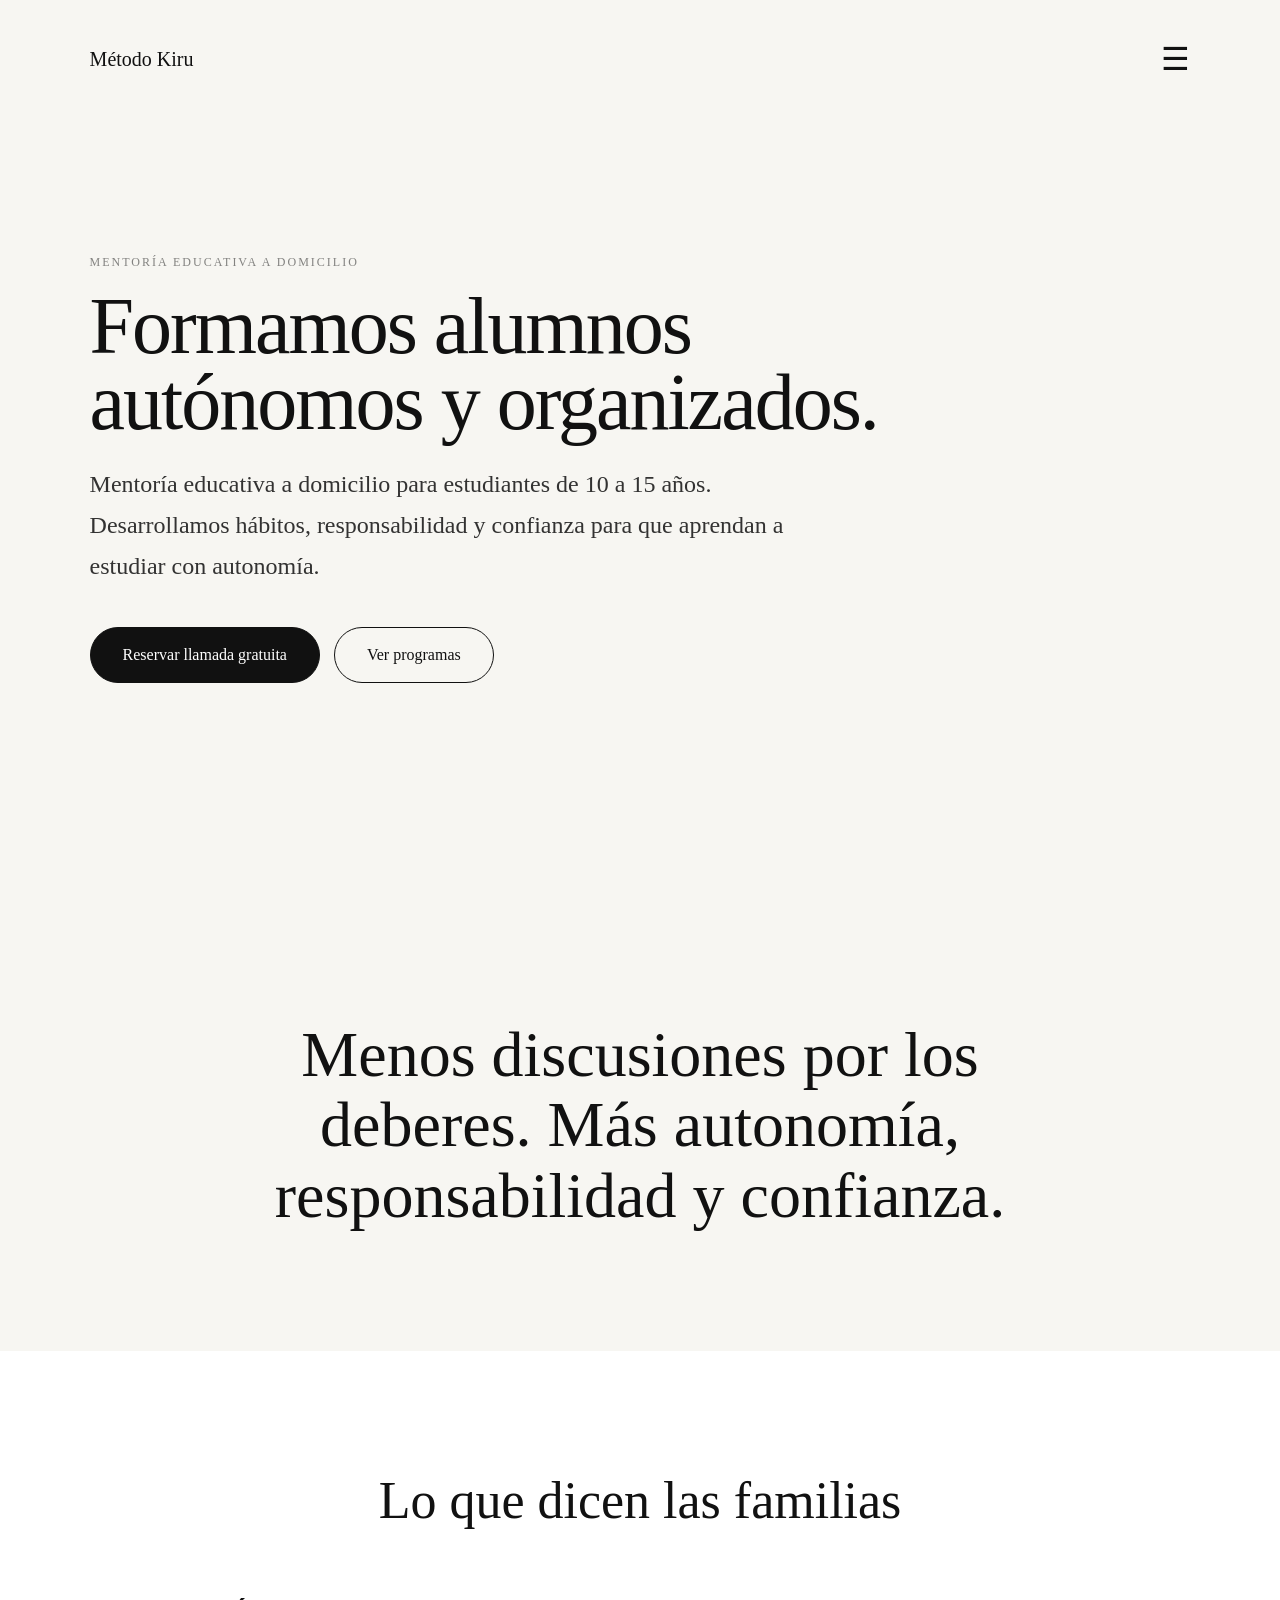
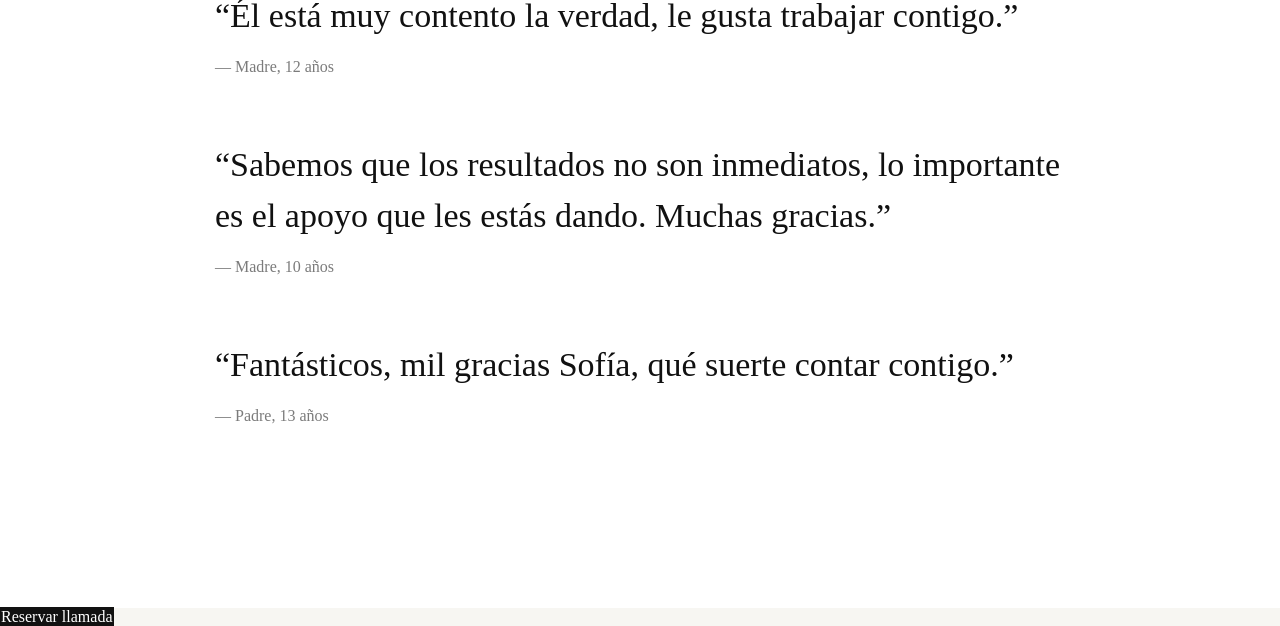
<file: MétodoKiru/index.html>
<!DOCTYPE html>
<html lang="es">
<head>
  <meta charset="UTF-8">
  <meta name="viewport" content="width=device-width, initial-scale=1.0">
  <title>Método Kiru</title>
  <link rel="stylesheet" href="style.css">
</head>
<body>

  <!-- MENÚ -->
  <div class="menu-overlay">
    <button class="close-menu">✕</button>

    <a href="index.html">Inicio</a>
    <a href="programas.html">Programas</a>
    <a href="tarifas.html">Tarifas</a>
    <a href="accesofamilias.html">Área de Familias</a>
    <a href="conocenos.html">Conócenos</a>
    <a href="faq.html">Preguntas Frecuentes</a>

    <a href="https://calendly.com/m-sofiamunoz05/llamada-informacion" target="_blank">
      Reservar llamada
    </a>
  </div>

  <!-- HERO -->
  <header class="hero">

    <nav>
      <div class="logo">Método Kiru</div>
      <button class="menu-btn">☰</button>
    </nav>

    <div class="hero-content">

      <p class="eyebrow">
        Mentoría educativa a domicilio
      </p>

      <h1>
       Formamos alumnos autónomos y organizados.
      </h1>

      <p class="subtitle">
        Mentoría educativa a domicilio para estudiantes de 10 a 15 años. Desarrollamos hábitos, responsabilidad y confianza para que aprendan a estudiar con autonomía.
      </p>

      <div class="hero-buttons">

        <a href="https://calendly.com/m-sofiamunoz05/llamada-informacion"
           target="_blank"
           class="primary">
          Reservar llamada gratuita
        </a>

        <a href="programas.html"
           class="secondary">
          Ver programas
        </a>

      </div>

    </div>

  </header>

  <!-- MENSAJE PRINCIPAL -->

  <section class="quote">

    <h2>
      Menos discusiones por los deberes. Más autonomía, responsabilidad y confianza.
    </h2>

  </section>

  <!-- TESTIMONIOS -->

  <section class="testimonials">

    <h2>Lo que dicen las familias</h2>

    <blockquote>
      “Él está muy contento la verdad, le gusta trabajar contigo.”
      <span>— Madre, 12 años</span>
    </blockquote>

    <blockquote>
      “Sabemos que los resultados no son inmediatos, lo importante es el apoyo que les estás dando. Muchas gracias.”
      <span>— Madre, 10 años</span>
    </blockquote>

    <blockquote>
      “Fantásticos, mil gracias Sofía, qué suerte contar contigo.”
      <span>— Padre, 13 años</span>
    </blockquote>

  </section>

  <!-- CTA FINAL -->


    <a href="https://calendly.com/m-sofiamunoz05/llamada-informacion"
       target="_blank"
       class="primary">
      Reservar llamada
    </a>

  </section>

  <script src="script.js"></script>

</body>
</html>
</file>
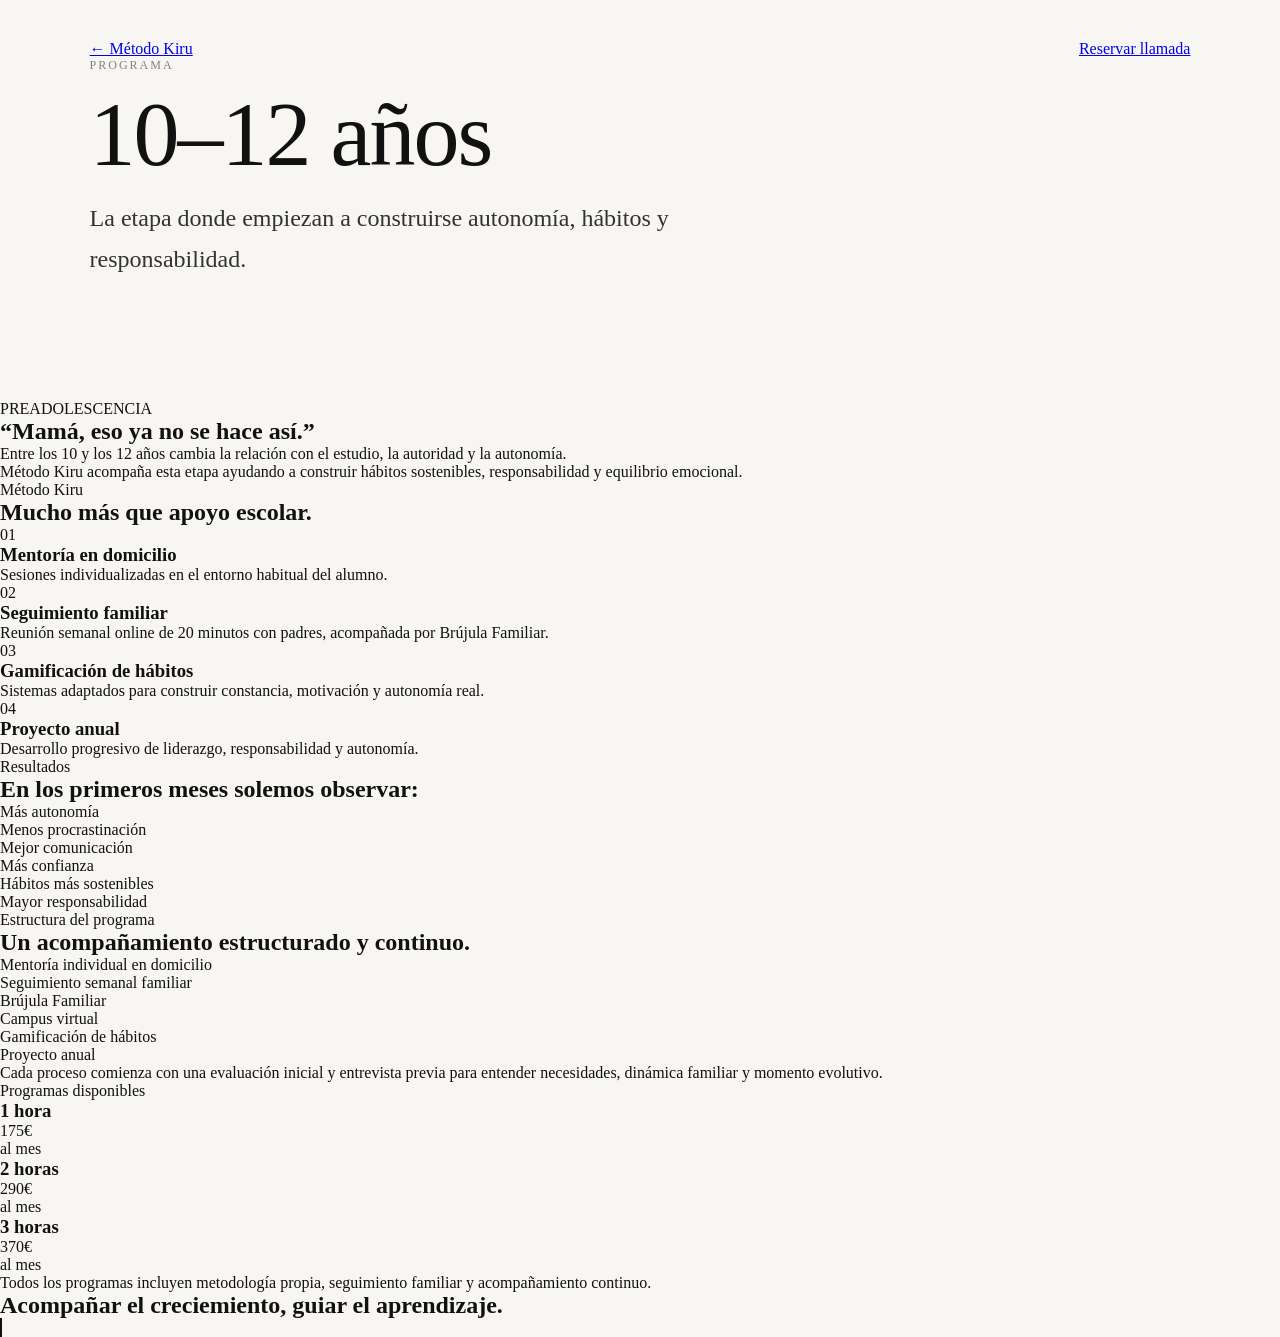
<file: 10-12.html>
<!DOCTYPE html>
<html lang="es">
<head>
  <meta charset="UTF-8">
  <meta name="viewport" content="width=device-width, initial-scale=1.0">

  <title>10–12 años — Método Kiru</title>

  <link rel="stylesheet" href="style.css">
</head>
<body>

  <!-- HERO -->

  <header class="subpage-hero">

    <nav>

      <a href="index.html" class="logo-link">
        ← Método Kiru
      </a>

      <a
        href="https://calendly.com/m-sofiamunoz05/llamada-informacion"
        target="_blank"
        class="mini-btn"
      >
        Reservar llamada
      </a>

    </nav>

    <div class="subpage-content">

      <p class="eyebrow">Programa</p>

      <h1>
        10–12 años
      </h1>

      <p class="subtitle">
        La etapa donde empiezan a construirse autonomía,
        hábitos y responsabilidad.
      </p>

    </div>

  </header>

  <!-- INTRO -->

  <section class="editorial-intro">

    <div class="intro-headline">

      <p class="mini-label">
        PREADOLESCENCIA
      </p>

      <h2>
        “Mamá, eso ya no se hace así.”
      </h2>

    </div>

    <div class="intro-copy">

      <p>
        Entre los 10 y los 12 años cambia la relación
        con el estudio, la autoridad y la autonomía.
      </p>

      <p>
        Método Kiru acompaña esta etapa ayudando a construir
        hábitos sostenibles, responsabilidad y equilibrio emocional.
      </p>

    </div>

  </section>

  <!-- DIFFERENCE -->

  <section class="difference-section">

    <p class="section-label">
      Método Kiru
    </p>

    <h2>
      Mucho más que apoyo escolar.
    </h2>

    <div class="difference-grid">

      <article class="difference-card">

        <p class="card-label">01</p>

        <h3>Mentoría en domicilio</h3>

        <p>
          Sesiones individualizadas en el entorno habitual
          del alumno.
        </p>

      </article>

      <article class="difference-card">

        <p class="card-label">02</p>

        <h3>Seguimiento familiar</h3>

        <p>
          Reunión semanal online de 20 minutos con padres,
          acompañada por Brújula Familiar.
        </p>

      </article>

      <article class="difference-card">

        <p class="card-label">03</p>

        <h3>Gamificación de hábitos</h3>

        <p>
          Sistemas adaptados para construir constancia,
          motivación y autonomía real.
        </p>

      </article>

      <article class="difference-card">

        <p class="card-label">04</p>

        <h3>Proyecto anual</h3>

        <p>
          Desarrollo progresivo de liderazgo,
          responsabilidad y autonomía.
        </p>

      </article>

    </div>

  </section>

  <!-- RESULTS -->

  <section class="results-editorial">

    <p class="section-label">
      Resultados
    </p>

    <h2>
      En los primeros meses solemos observar:
    </h2>

    <div class="results-list">

      <div class="result-pill">
        Más autonomía
      </div>

      <div class="result-pill">
        Menos procrastinación
      </div>

      <div class="result-pill">
        Mejor comunicación
      </div>

      <div class="result-pill">
        Más confianza
      </div>

      <div class="result-pill">
        Hábitos más sostenibles
      </div>

      <div class="result-pill">
        Mayor responsabilidad
      </div>

    </div>

  </section>

  <!-- STRUCTURE -->

  <section class="structure-section">

    <p class="section-label">
      Estructura del programa
    </p>

    <h2>
      Un acompañamiento estructurado y continuo.
    </h2>

    <div class="structure-grid">

      <div class="structure-item">
        Mentoría individual en domicilio
      </div>

      <div class="structure-item">
        Seguimiento semanal familiar
      </div>

      <div class="structure-item">
        Brújula Familiar
      </div>

      <div class="structure-item">
        Campus virtual
      </div>

      <div class="structure-item">
        Gamificación de hábitos
      </div>

      <div class="structure-item">
        Proyecto anual
      </div>

    </div>

  </section>

  <!-- EVALUATION -->

  <section class="evaluation-section">

    <p>
      Cada proceso comienza con una evaluación inicial
      y entrevista previa para entender necesidades,
      dinámica familiar y momento evolutivo.
    </p>

  </section>

  <!-- PRICING -->

  <section class="pricing-editorial">

    <p class="section-label">
      Programas disponibles
    </p>

    <div class="pricing-cards">

      <article class="editorial-price">

        <h3>1 hora</h3>

        <p class="big-price">
          175€
        </p>

        <span>
          al mes
        </span>

      </article>

      <article class="editorial-price">

        <h3>2 horas</h3>

        <p class="big-price">
          290€
        </p>

        <span>
          al mes
        </span>

      </article>

      <article class="editorial-price">

        <h3>3 horas</h3>

        <p class="big-price">
          370€
        </p>

        <span>
          al mes
        </span>

      </article>

    </div>

    <p class="pricing-small">
      Todos los programas incluyen metodología propia,
      seguimiento familiar y acompañamiento continuo.
    </p>

  </section>

  <!-- FINAL CTA -->

  <section class="final-editorial">

    <h2>
      Acompañar el creciemiento, guiar el aprendizaje.
        </h2>

    <a
      href="https://calendly.com/m-sofiamunoz05/llamada-informacion"
      target="_blank"
      class="primary"
    >
    
    </a>

  </section>

  <script src="script.js"></script>

</body>
</html>
</file>
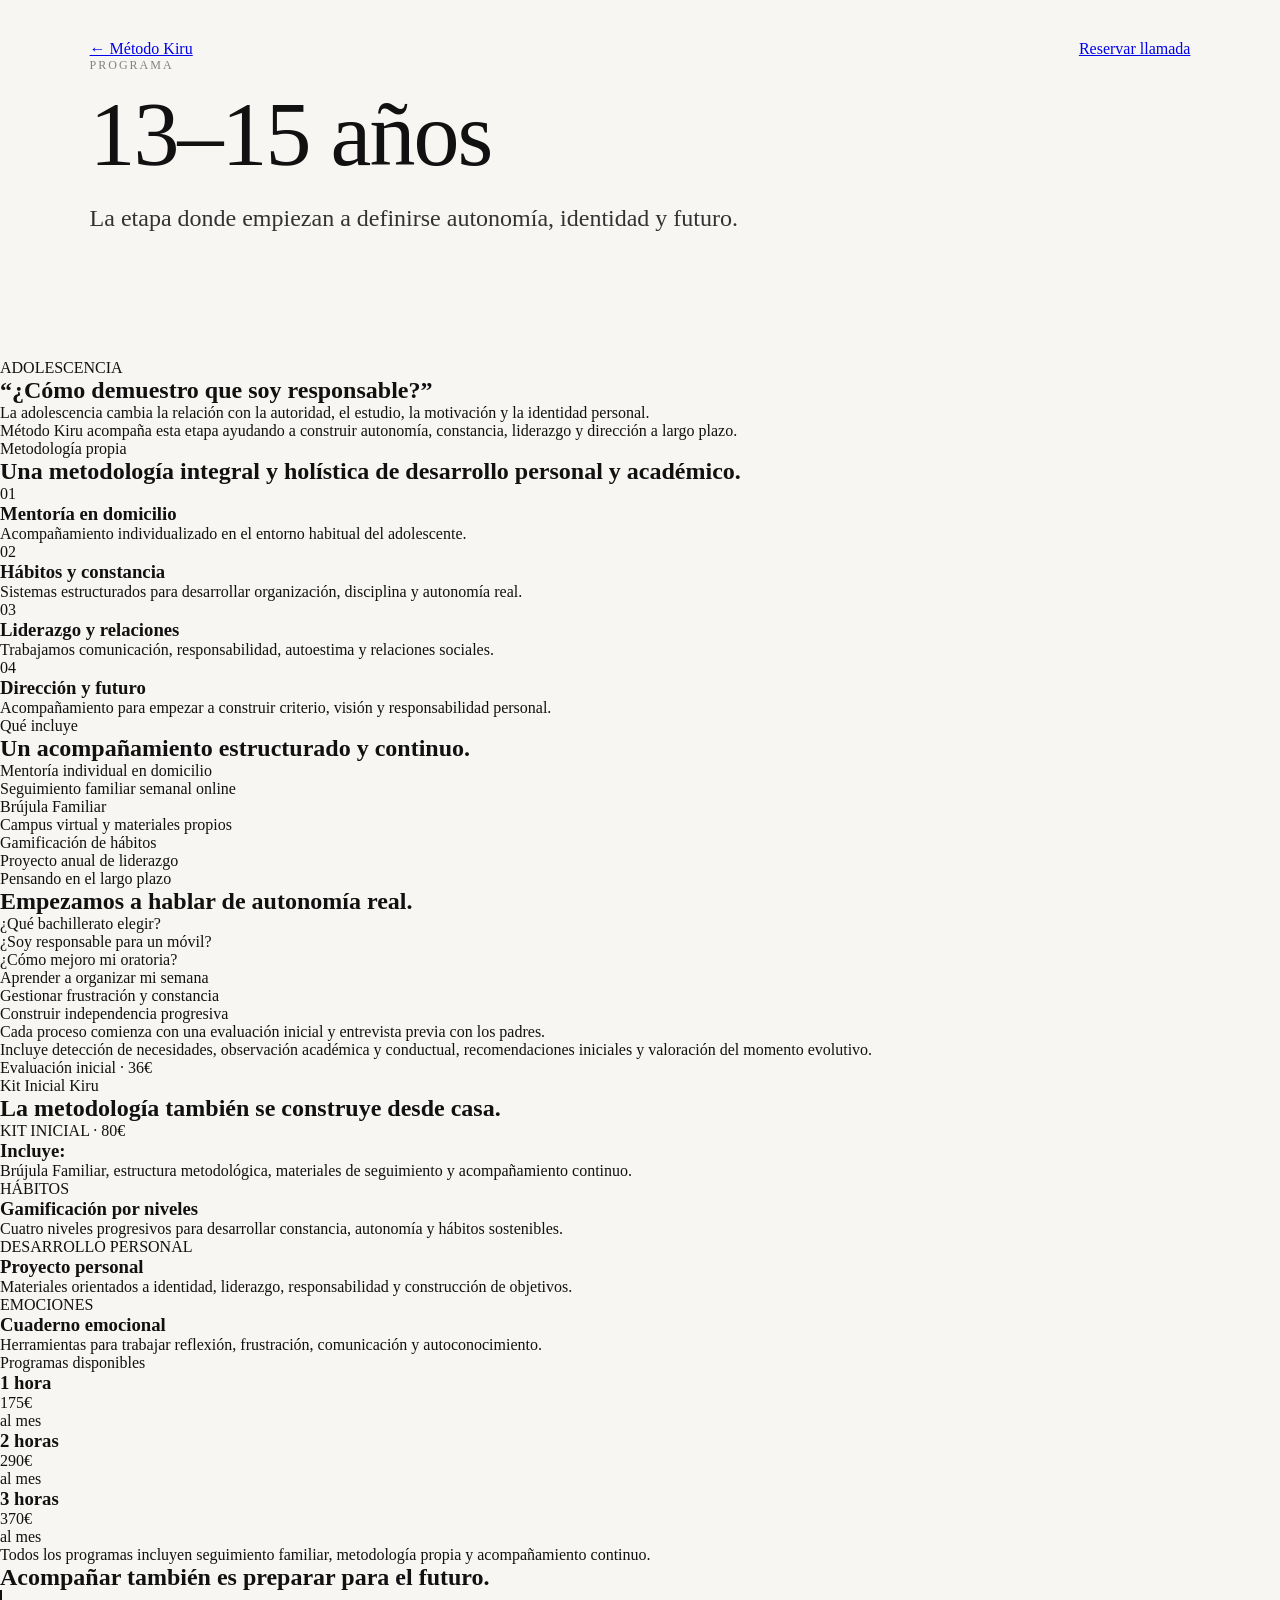
<file: 13-15.html>
<!DOCTYPE html>
<html lang="es">
<head>
  <meta charset="UTF-8">
  <meta name="viewport" content="width=device-width, initial-scale=1.0">

  <title>13–15 años — Método Kiru</title>

  <link rel="stylesheet" href="style.css">
</head>
<body>

  <!-- HERO -->

  <header class="subpage-hero">

    <nav>

      <a href="index.html" class="logo-link">
        ← Método Kiru
      </a>

      <a
        href="https://calendly.com/m-sofiamunoz05/llamada-informacion"
        target="_blank"
        class="mini-btn"
      >
        Reservar llamada
      </a>

    </nav>

    <div class="subpage-content">

      <p class="eyebrow">Programa</p>

      <h1>
        13–15 años
      </h1>

      <p class="subtitle">
        La etapa donde empiezan a definirse autonomía,
        identidad y futuro.
      </p>

    </div>

  </header>

  <!-- INTRO -->

  <section class="editorial-intro">

    <div class="intro-headline">

      <p class="mini-label">
        ADOLESCENCIA
      </p>

      <h2>
        “¿Cómo demuestro que soy responsable?”
      </h2>

    </div>

    <div class="intro-copy">

      <p>
        La adolescencia cambia la relación con la autoridad,
        el estudio, la motivación y la identidad personal.
      </p>

      <p>
        Método Kiru acompaña esta etapa ayudando a construir
        autonomía, constancia, liderazgo y dirección a largo plazo.
      </p>

    </div>

  </section>

  <!-- POSITIONING -->

  <section class="difference-section">

    <p class="section-label">
      Metodología propia
    </p>

    <h2>
      Una metodología integral y holística de desarrollo personal y académico.
    </h2>

    <div class="difference-grid">

      <article class="difference-card">

        <p class="card-label">01</p>

        <h3>Mentoría en domicilio</h3>

        <p>
          Acompañamiento individualizado en el entorno habitual
          del adolescente.
        </p>

      </article>

      <article class="difference-card">

        <p class="card-label">02</p>

        <h3>Hábitos y constancia</h3>

        <p>
          Sistemas estructurados para desarrollar organización,
          disciplina y autonomía real.
        </p>

      </article>

      <article class="difference-card">

        <p class="card-label">03</p>

        <h3>Liderazgo y relaciones</h3>

        <p>
          Trabajamos comunicación, responsabilidad,
          autoestima y relaciones sociales.
        </p>

      </article>

      <article class="difference-card">

        <p class="card-label">04</p>

        <h3>Dirección y futuro</h3>

        <p>
          Acompañamiento para empezar a construir criterio,
          visión y responsabilidad personal.
        </p>

      </article>

    </div>

  </section>

  <!-- WHAT INCLUDES -->

  <section class="structure-section">

    <p class="section-label">
      Qué incluye
    </p>

    <h2>
      Un acompañamiento estructurado y continuo.
    </h2>

    <div class="structure-grid">

      <div class="structure-item">
        Mentoría individual en domicilio
      </div>

      <div class="structure-item">
        Seguimiento familiar semanal online
      </div>

      <div class="structure-item">
        Brújula Familiar
      </div>

      <div class="structure-item">
        Campus virtual y materiales propios
      </div>

      <div class="structure-item">
        Gamificación de hábitos
      </div>

      <div class="structure-item">
        Proyecto anual de liderazgo
      </div>

    </div>

  </section>

  <!-- LONG TERM -->

  <section class="results-editorial">

    <p class="section-label">
      Pensando en el largo plazo
    </p>

    <h2>
      Empezamos a hablar de autonomía real.
    </h2>

    <div class="results-list">

      <div class="result-pill">
        ¿Qué bachillerato elegir?
      </div>

      <div class="result-pill">
        ¿Soy responsable para un móvil?
      </div>

      <div class="result-pill">
        ¿Cómo mejoro mi oratoria?
      </div>

      <div class="result-pill">
        Aprender a organizar mi semana
      </div>

      <div class="result-pill">
        Gestionar frustración y constancia
      </div>

      <div class="result-pill">
        Construir independencia progresiva
      </div>

    </div>

  </section>

  <!-- EVALUATION -->

  <section class="evaluation-section">

    <p>
      Cada proceso comienza con una evaluación inicial
      y entrevista previa con los padres.
    </p>

    <p class="evaluation-small">
      Incluye detección de necesidades, observación académica
      y conductual, recomendaciones iniciales y valoración
      del momento evolutivo.
    </p>

    <p class="evaluation-price">
      Evaluación inicial · 36€
    </p>

  </section>
<!-- KIT -->

<section class="difference-section">

  <p class="section-label">
    Kit Inicial Kiru
  </p>

  <h2>
    La metodología también se construye desde casa.
  </h2>

  <div class="difference-grid">

    <article class="difference-card">

      <p class="card-label">
        KIT INICIAL · 80€
      </p>

      <h3>
        Incluye:
      </h3>

      <p>
        Brújula Familiar, estructura metodológica,
        materiales de seguimiento y acompañamiento continuo.
      </p>

    </article>

    <article class="difference-card">

      <p class="card-label">
        HÁBITOS
      </p>

      <h3>
        Gamificación por niveles
      </h3>

      <p>
        Cuatro niveles progresivos para desarrollar constancia,
        autonomía y hábitos sostenibles.
      </p>

    </article>

    <article class="difference-card">

      <p class="card-label">
        DESARROLLO PERSONAL
      </p>

      <h3>
        Proyecto personal
      </h3>

      <p>
        Materiales orientados a identidad, liderazgo,
        responsabilidad y construcción de objetivos.
      </p>

    </article>

    <article class="difference-card">

      <p class="card-label">
        EMOCIONES
      </p>

      <h3>
        Cuaderno emocional
      </h3>

      <p>
        Herramientas para trabajar reflexión,
        frustración, comunicación y autoconocimiento.
      </p>

    </article>

  </div>

</section>

  <!-- PRICING -->

  <section class="pricing-editorial">

    <p class="section-label">
      Programas disponibles
    </p>

    <div class="pricing-cards">

      <article class="editorial-price">

        <h3>1 hora</h3>

        <p class="big-price">
          175€
        </p>

        <span>
          al mes
        </span>

      </article>

      <article class="editorial-price">

        <h3>2 horas</h3>

        <p class="big-price">
          290€
        </p>

        <span>
          al mes
        </span>

      </article>

      <article class="editorial-price">

        <h3>3 horas</h3>

        <p class="big-price">
          370€
        </p>

        <span>
          al mes
        </span>

      </article>

    </div>

    <p class="pricing-small">
      Todos los programas incluyen seguimiento familiar,
      metodología propia y acompañamiento continuo.
    </p>

  </section>

  <!-- FINAL CTA -->

  <section class="final-editorial">

    <h2>
      Acompañar también es preparar para el futuro.
    </h2>

    <a
      href="https://calendly.com/m-sofiamunoz05/llamada-informacion"
      target="_blank"
      class="primary"
    >
    
    </a>

  </section>

  <script src="script.js"></script>

</body>
</html>
</file>
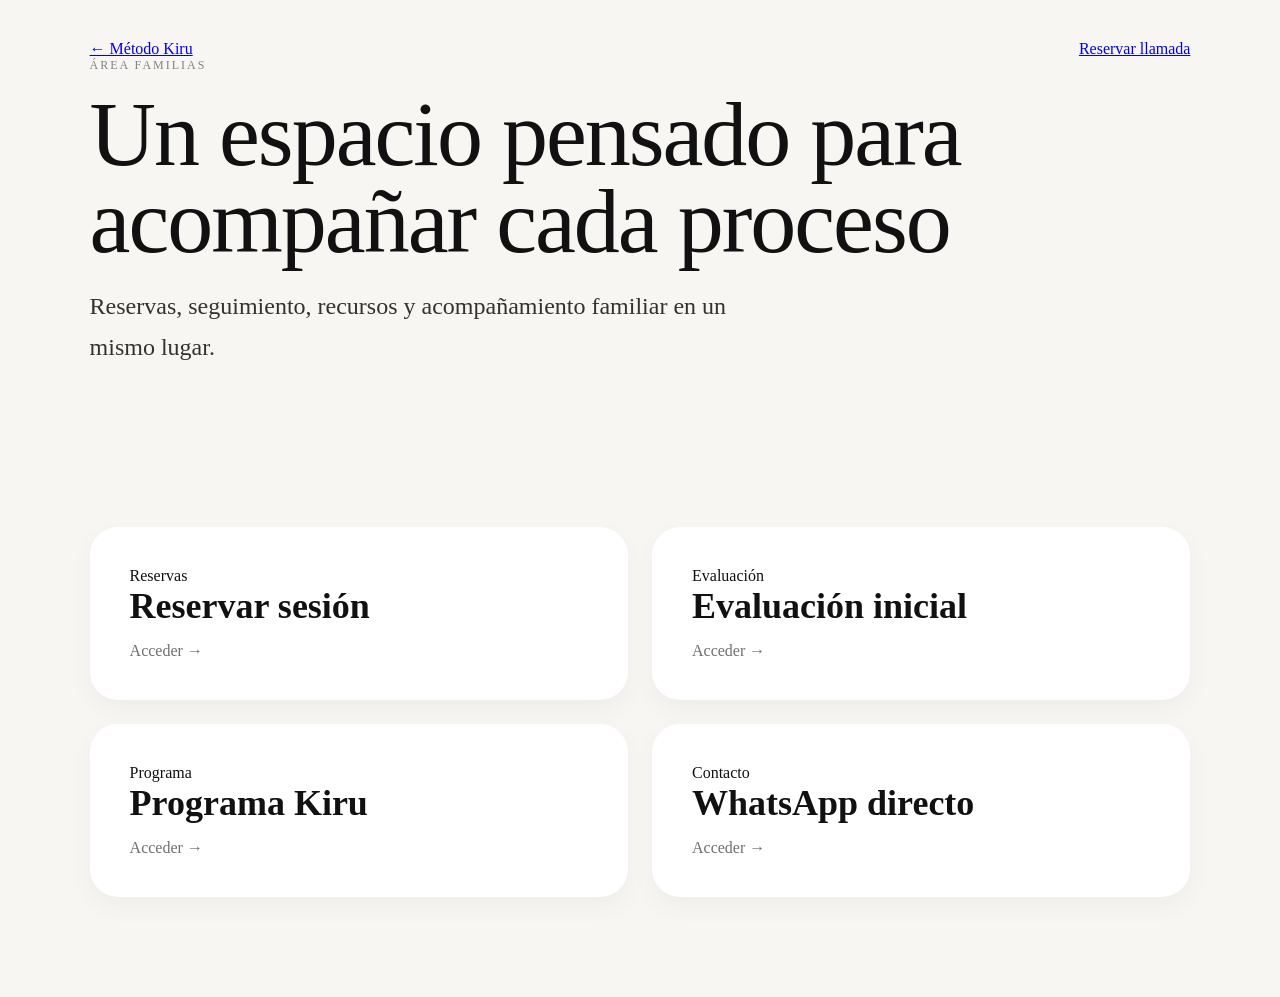
<file: accesofamilias.html>
<!DOCTYPE html>
<html lang="es">
<head>
  <meta charset="UTF-8">
  <meta name="viewport" content="width=device-width, initial-scale=1.0">
  <title>Área familias — Método Kiru</title>
  <link rel="stylesheet" href="style.css">
</head>
<body>

  <header class="subpage-hero">
    <nav>
<a href="index.html" class="logo-link">
  ← Método Kiru
</a>

      <a
        href="https://calendly.com/m-sofiamunoz05/llamada-informacion"
        target="_blank"
        class="mini-btn"
      >
        Reservar llamada
      </a>
    </nav>

    <div class="subpage-content">
      <p class="eyebrow">Área familias</p>

      <h1>
        Un espacio pensado para acompañar cada proceso
      </h1>

      <p class="subtitle">
        Reservas, seguimiento, recursos y acompañamiento familiar
        en un mismo lugar.
      </p>
    </div>
  </header>

  <section class="family-dashboard">

    <a
      href="https://calendly.com/m-sofiamunoz05/llamada-informacion"
      target="_blank"
      class="family-card"
    >
      <p class="card-label">Reservas</p>
      <h2>Reservar sesión</h2>
      <span>Acceder →</span>
    </a>

    <a
      href="https://buy.stripe.com/9B6fZiflpeo09VxauafMA00"
      target="_blank"
      class="family-card"
    >
      <p class="card-label">Evaluación</p>
      <h2>Evaluación inicial</h2>
      <span>Acceder →</span>
    </a>

    <a
      href="https://buy.stripe.com/fZu7sM0qvgw85Fh6dUfMA01"
      target="_blank"
      class="family-card"
    >
      <p class="card-label">Programa</p>
      <h2>Programa Kiru</h2>
      <span>Acceder →</span>
    </a>

    <a
      href="https://w.app/jvt5aq"
      target="_blank"
      class="family-card"
    >
      <p class="card-label">Contacto</p>
      <h2>WhatsApp directo</h2>
      <span>Acceder →</span>
    </a>

  </section>

  <script src="script.js"></script>
</body>
</html>
</file>
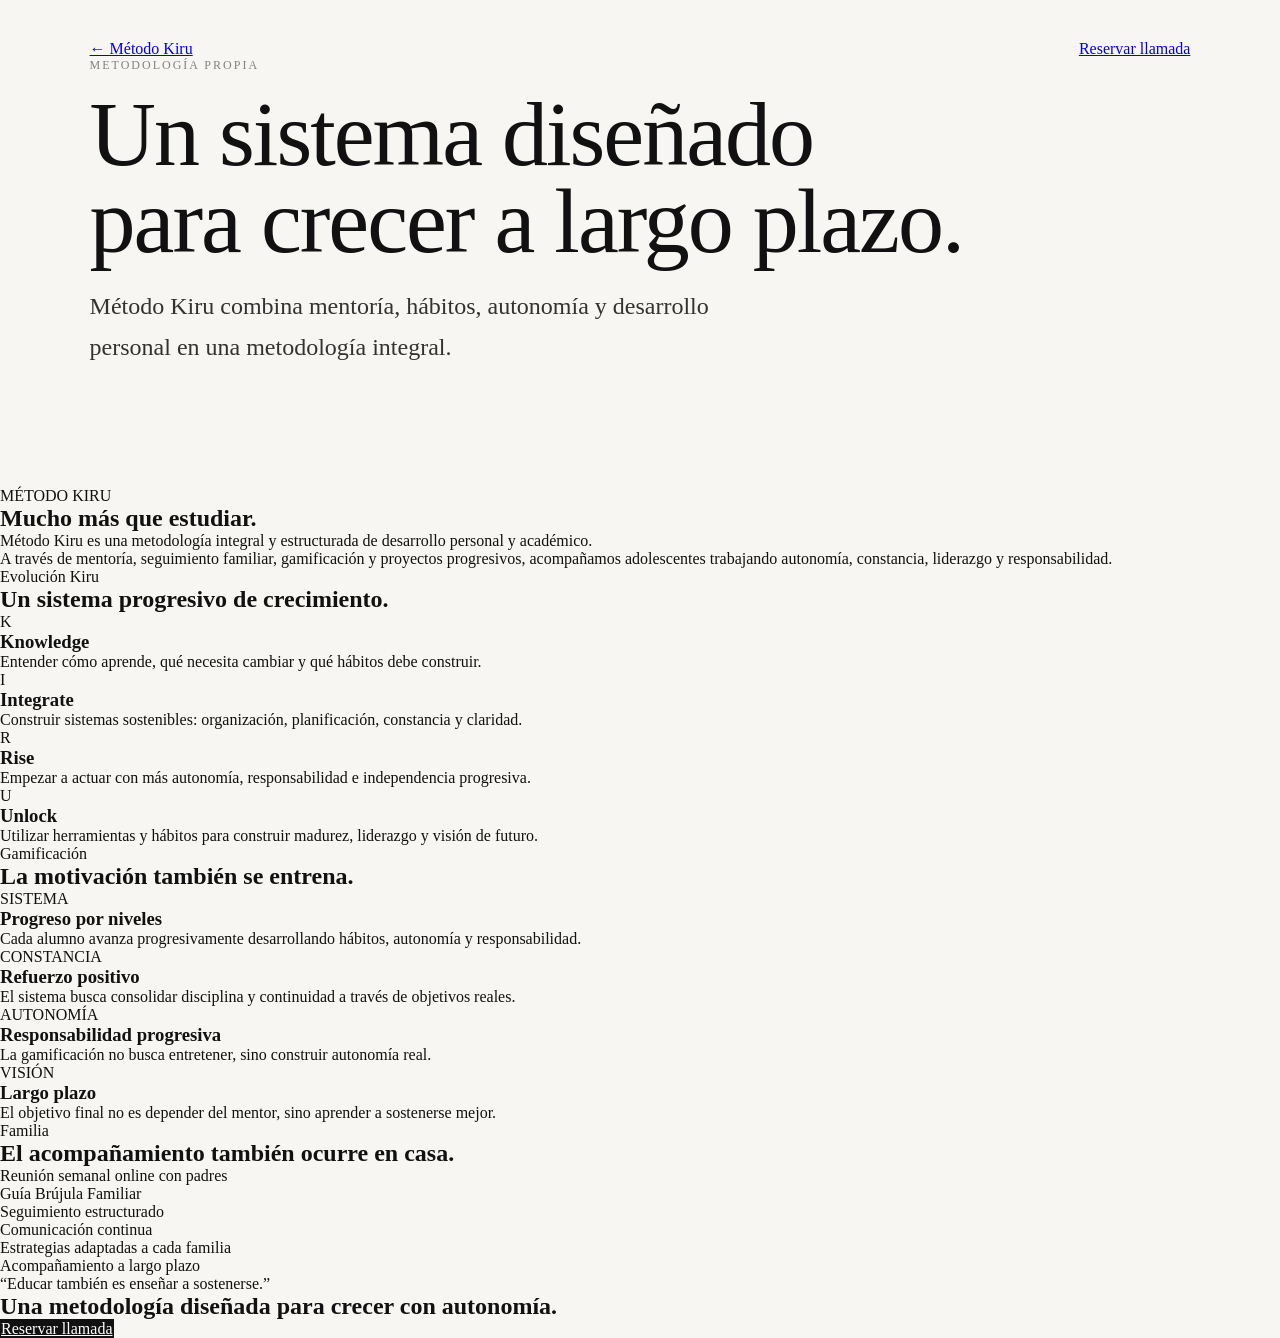
<file: descrubrirmetodología.html>
<!DOCTYPE html>
<html lang="es">
<head>
  <meta charset="UTF-8">
  <meta name="viewport" content="width=device-width, initial-scale=1.0">

  <title>Metodología — Método Kiru</title>

  <link rel="stylesheet" href="style.css">
</head>
<body>

  <!-- HERO -->

  <header class="subpage-hero">

    <nav>

      <a href="index.html" class="logo-link">
        ← Método Kiru
      </a>

      <a
        href="https://calendly.com/m-sofiamunoz05/llamada-informacion"
        target="_blank"
        class="mini-btn"
      >
        Reservar llamada
      </a>

    </nav>

    <div class="subpage-content">

      <p class="eyebrow">Metodología propia</p>

      <h1>
        Un sistema diseñado<br>
        para crecer a largo plazo.
      </h1>

      <p class="subtitle">
        Método Kiru combina mentoría, hábitos,
        autonomía y desarrollo personal en una metodología integral.
      </p>

    </div>

  </header>

  <!-- INTRO -->

  <section class="editorial-intro">

    <div class="intro-headline">

      <p class="mini-label">
        MÉTODO KIRU
      </p>

      <h2>
        Mucho más que estudiar.
      </h2>

    </div>

    <div class="intro-copy">

      <p>
        Método Kiru es una metodología integral y estructurada
        de desarrollo personal y académico.
      </p>

      <p>
        A través de mentoría, seguimiento familiar,
        gamificación y proyectos progresivos,
        acompañamos adolescentes trabajando autonomía,
        constancia, liderazgo y responsabilidad.
      </p>

    </div>

  </section>

  <!-- KIRU SYSTEM -->

  <section class="kiru-system">

    <p class="section-label">
      Evolución Kiru
    </p>

    <h2>
      Un sistema progresivo de crecimiento.
    </h2>

    <div class="kiru-grid">

      <!-- K -->

      <article class="kiru-card">

        <div class="kiru-letter">
          K
        </div>

        <h3>
          Knowledge
        </h3>

        <p>
          Entender cómo aprende,
          qué necesita cambiar
          y qué hábitos debe construir.
        </p>

      </article>

      <!-- I -->

      <article class="kiru-card">

        <div class="kiru-letter">
          I
        </div>

        <h3>
          Integrate
        </h3>

        <p>
          Construir sistemas sostenibles:
          organización, planificación,
          constancia y claridad.
        </p>

      </article>

      <!-- R -->

      <article class="kiru-card">

        <div class="kiru-letter">
          R
        </div>

        <h3>
          Rise
        </h3>

        <p>
          Empezar a actuar con más autonomía,
          responsabilidad e independencia progresiva.
        </p>

      </article>

      <!-- U -->

      <article class="kiru-card">

        <div class="kiru-letter">
          U
        </div>

        <h3>
          Unlock
        </h3>

        <p>
          Utilizar herramientas y hábitos
          para construir madurez,
          liderazgo y visión de futuro.
        </p>

      </article>

    </div>

  </section>

  <!-- GAMIFICATION -->

  <section class="difference-section">

    <p class="section-label">
      Gamificación
    </p>

    <h2>
      La motivación también se entrena.
    </h2>

    <div class="difference-grid">

      <article class="difference-card">

        <p class="card-label">
          SISTEMA
        </p>

        <h3>
          Progreso por niveles
        </h3>

        <p>
          Cada alumno avanza progresivamente
          desarrollando hábitos, autonomía
          y responsabilidad.
        </p>

      </article>

      <article class="difference-card">

        <p class="card-label">
          CONSTANCIA
        </p>

        <h3>
          Refuerzo positivo
        </h3>

        <p>
          El sistema busca consolidar disciplina
          y continuidad a través de objetivos reales.
        </p>

      </article>

      <article class="difference-card">

        <p class="card-label">
          AUTONOMÍA
        </p>

        <h3>
          Responsabilidad progresiva
        </h3>

        <p>
          La gamificación no busca entretener,
          sino construir autonomía real.
        </p>

      </article>

      <article class="difference-card">

        <p class="card-label">
          VISIÓN
        </p>

        <h3>
          Largo plazo
        </h3>

        <p>
          El objetivo final no es depender del mentor,
          sino aprender a sostenerse mejor.
        </p>

      </article>

    </div>

  </section>

  <!-- FAMILY -->

  <section class="structure-section">

    <p class="section-label">
      Familia
    </p>

    <h2>
      El acompañamiento también ocurre en casa.
    </h2>

    <div class="structure-grid">

      <div class="structure-item">
        Reunión semanal online con padres
      </div>

      <div class="structure-item">
        Guía Brújula Familiar
      </div>

      <div class="structure-item">
        Seguimiento estructurado
      </div>

      <div class="structure-item">
        Comunicación continua
      </div>

      <div class="structure-item">
        Estrategias adaptadas a cada familia
      </div>

      <div class="structure-item">
        Acompañamiento a largo plazo
      </div>

    </div>

  </section>

  <!-- QUOTE -->

  <section class="editorial-quote">

    <p>
      “Educar también es enseñar a sostenerse.”
    </p>

  </section>

  <!-- CTA -->

  <section class="final-editorial">

    <h2>
      Una metodología diseñada para crecer con autonomía.
    </h2>

    <a
      href="https://calendly.com/m-sofiamunoz05/llamada-informacion"
      target="_blank"
      class="primary"
    >
      Reservar llamada
    </a>

  </section>

  <script src="script.js"></script>

</body>
</html>
</file>
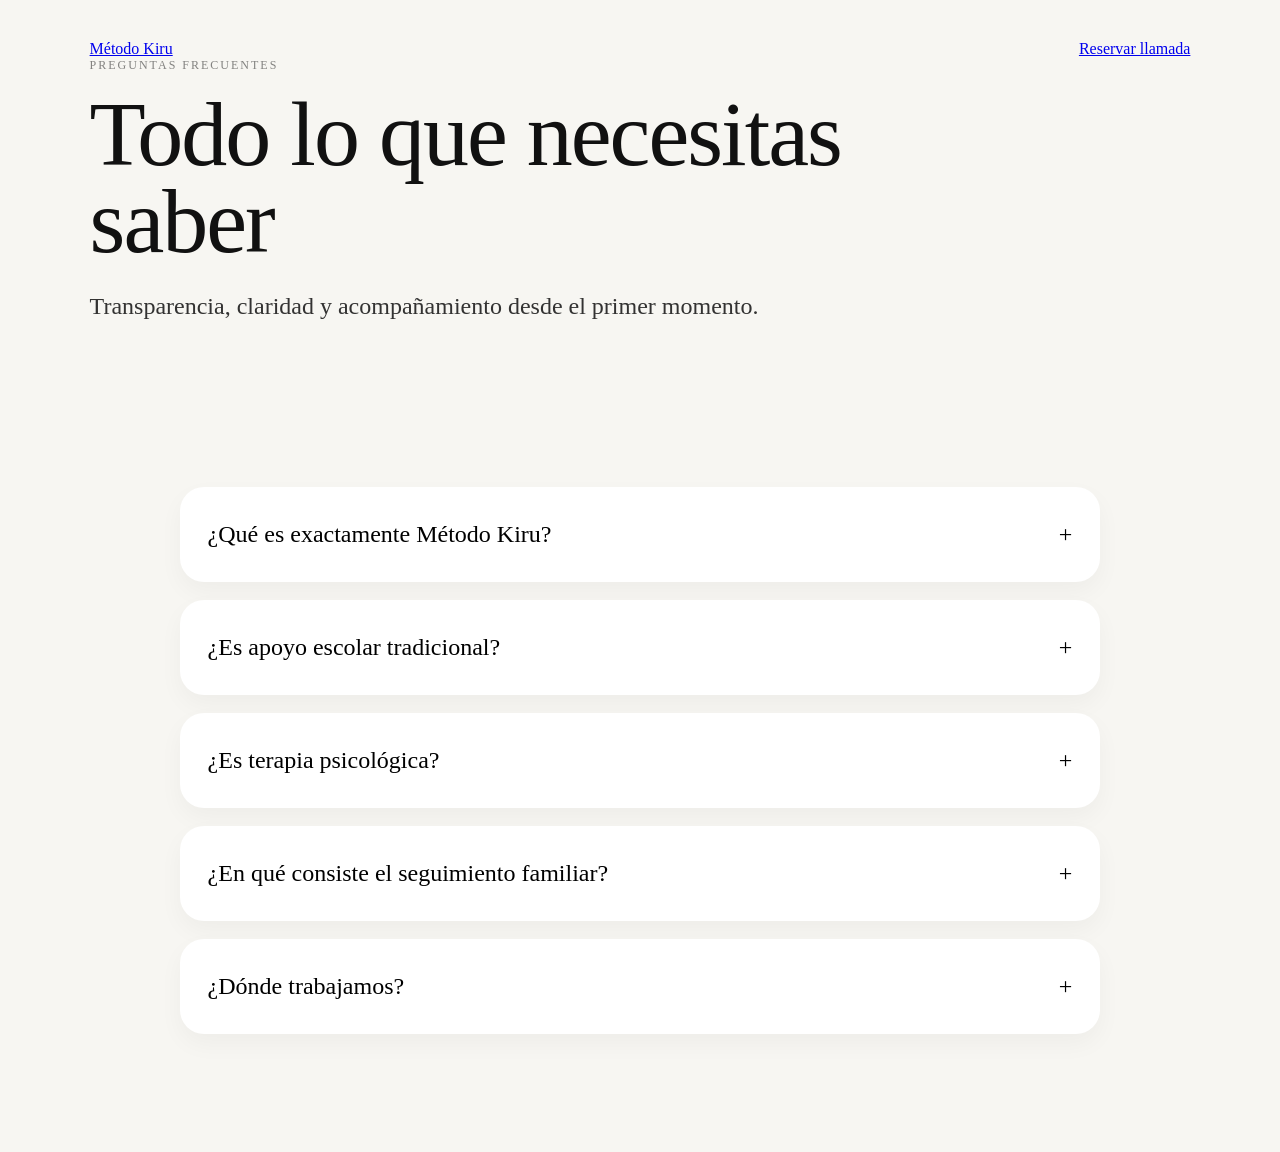
<file: faq.html>
<!DOCTYPE html>
<html lang="es">
<head>
  <meta charset="UTF-8">
  <meta name="viewport" content="width=device-width, initial-scale=1.0">
  <title>Preguntas frecuentes — Método Kiru</title>
  <link rel="stylesheet" href="style.css">
</head>
<body>

  <header class="subpage-hero">
    <nav>
      <a href="index.html" class="logo-link">Método Kiru</a>

      <a
        href="https://calendly.com/m-sofiamunoz05/llamada-informacion"
        target="_blank"
        class="mini-btn"
      >
        Reservar llamada
      </a>
    </nav>

    <div class="subpage-content">
      <p class="eyebrow">Preguntas frecuentes</p>
      <h1>Todo lo que necesitas saber</h1>
      <p class="subtitle">
        Transparencia, claridad y acompañamiento desde el primer momento.
      </p>
    </div>
  </header>

  <section class="faq-section">

    <div class="faq-item">
      <button class="faq-question">
        ¿Qué es exactamente Método Kiru?
        <span>+</span>
      </button>
      <div class="faq-answer">
        <p>
          Método Kiru es una mentoría educativa individualizada para familias
          con hijos de 10 a 15 años, centrada en hábitos de estudio,
          autonomía, responsabilidad y desarrollo académico a largo plazo.
        </p>
      </div>
    </div>

    <div class="faq-item">
      <button class="faq-question">
        ¿Es apoyo escolar tradicional?
        <span>+</span>
      </button>
      <div class="faq-answer">
        <p>
          No. Método Kiru va más allá del refuerzo académico. Trabajamos
          organización, constancia, liderazgo personal, motivación y relación
          con el aprendizaje.
        </p>
      </div>
    </div>

    <div class="faq-item">
      <button class="faq-question">
        ¿Es terapia psicológica?
        <span>+</span>
      </button>
      <div class="faq-answer">
        <p>
          No. Método Kiru no es terapia psicológica ni intervención clínica.
          Es un acompañamiento educativo estructurado con metodología propia.
        </p>
      </div>
    </div>

    <div class="faq-item">
      <button class="faq-question">
        ¿En qué consiste el seguimiento familiar?
        <span>+</span>
      </button>
      <div class="faq-answer">
        <p>
          Incluye una llamada online semanal de 20 minutos con los padres,
          una estructura definida de seguimiento, material propio y la guía
          para familias <strong>Brújula Familiar</strong>, diseñada para
          acompañar el proceso desde casa.
        </p>
      </div>
    </div>

    <div class="faq-item">
      <button class="faq-question">
        ¿Dónde trabajamos?
        <span>+</span>
      </button>
      <div class="faq-answer">
        <p>
          Actualmente trabajamos principalmente en domicilio en Pozuelo,
          Aravaca, Valdemarín y Majadahonda.
        </p>
      </div>
    </div>

  </section>

  <script src="script.js"></script>
</body>
</html>
</file>
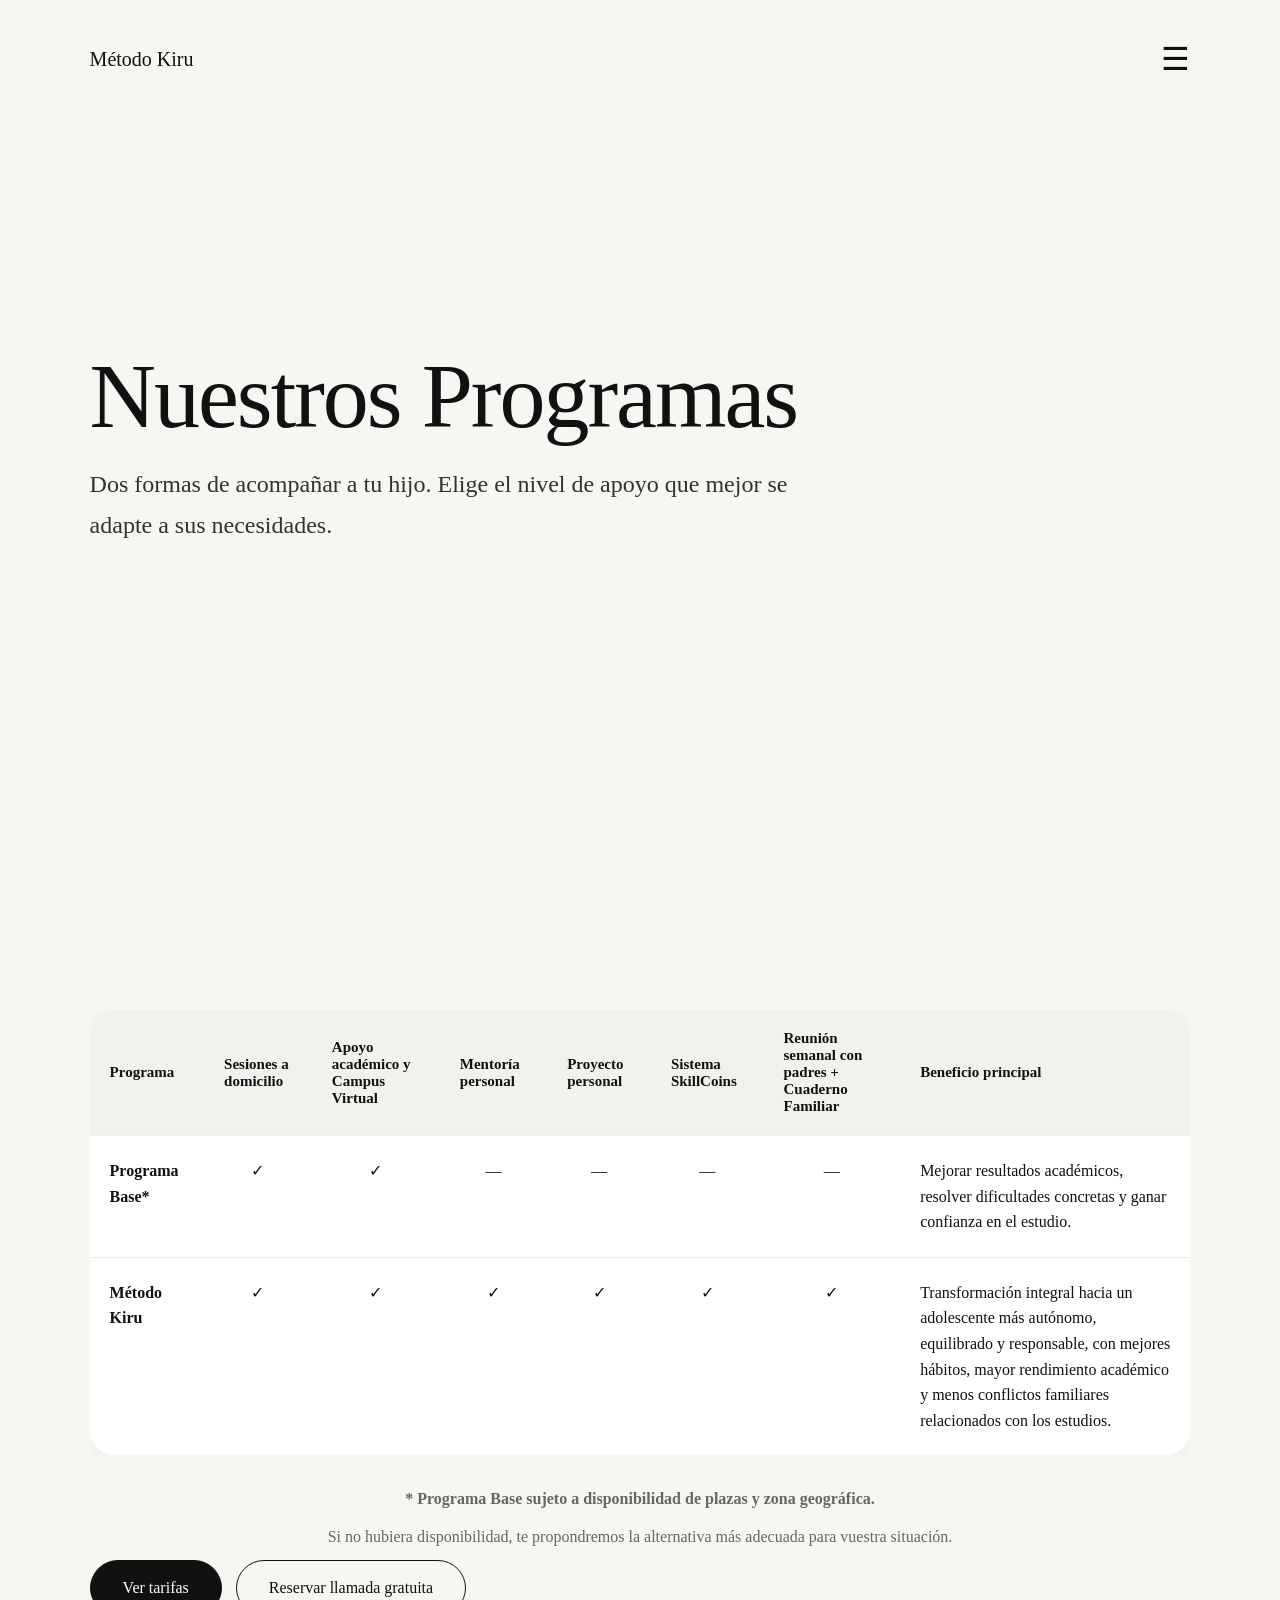
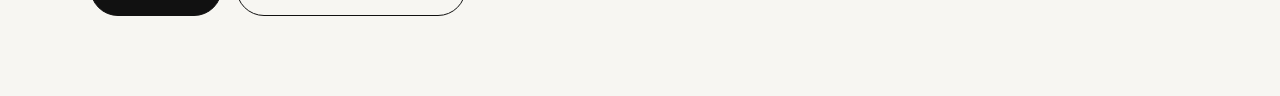
<file: programas.html>
<!DOCTYPE html>
<html lang="es">
<head>
  <meta charset="UTF-8">
  <meta name="viewport" content="width=device-width, initial-scale=1.0">
  <title>Programas | Método Kiru</title>
  <link rel="stylesheet" href="style.css">
</head>
<body>

  <!-- MENÚ -->
  <div class="menu-overlay">
    <button class="close-menu">✕</button>

    <a href="index.html">Inicio</a>
    <a href="programas.html">Programas</a>
    <a href="tarifas.html">Tarifas</a>
    <a href="accesofamilias.html">Área de Familias</a>
    <a href="conocenos.html">Conócenos</a>
    <a href="faq.html">Preguntas Frecuentes</a>

    <a href="https://calendly.com/m-sofiamunoz05/llamada-informacion" target="_blank">
      Reservar llamada
    </a>
  </div>

  <!-- HERO -->
  <header class="hero">

    <nav>
      <div class="logo">Método Kiru</div>
      <button class="menu-btn">☰</button>
    </nav>

    <div class="hero-content">

      <h1>Nuestros Programas</h1>

      <p class="subtitle">
        Dos formas de acompañar a tu hijo. Elige el nivel de apoyo que mejor se adapte a sus necesidades.
      </p>

    </div>

  </header>

  <!-- TABLA -->

  <section class="programs">

    <div class="table-container">

      <table class="program-table">

        <thead>
          <tr>
            <th>Programa</th>
            <th>Sesiones a domicilio</th>
            <th>Apoyo académico y Campus Virtual</th>
            <th>Mentoría personal</th>
            <th>Proyecto personal</th>
            <th>Sistema SkillCoins</th>
            <th>Reunión semanal con padres + Cuaderno Familiar</th>
            <th>Beneficio principal</th>
          </tr>
        </thead>

        <tbody>

          <tr>
            <td><strong>Programa Base*</strong></td>
            <td>✓</td>
            <td>✓</td>
            <td>—</td>
            <td>—</td>
            <td>—</td>
            <td>—</td>
            <td>
              Mejorar resultados académicos, resolver dificultades concretas y ganar confianza en el estudio.
            </td>
          </tr>

          <tr>
            <td><strong>Método Kiru</strong></td>
            <td>✓</td>
            <td>✓</td>
            <td>✓</td>
            <td>✓</td>
            <td>✓</td>
            <td>✓</td>
            <td>
              Transformación integral hacia un adolescente más autónomo, equilibrado y responsable, con mejores hábitos, mayor rendimiento académico y menos conflictos familiares relacionados con los estudios.
            </td>
          </tr>

        </tbody>

      </table>

    </div>

    <div class="program-note">

      <p>
        <strong>* Programa Base sujeto a disponibilidad de plazas y zona geográfica.</strong>
      </p>

      <p>
        Si no hubiera disponibilidad, te propondremos la alternativa más adecuada para vuestra situación.
      </p>

    </div>

    <div class="hero-buttons">

      <a href="tarifas.html" class="primary">
        Ver tarifas
      </a>

      <a href="https://calendly.com/m-sofiamunoz05/llamada-informacion"
         target="_blank"
         class="secondary">
        Reservar llamada gratuita
      </a>

    </div>

  </section>

  <script src="script.js"></script>

</body>
</html>
</file>
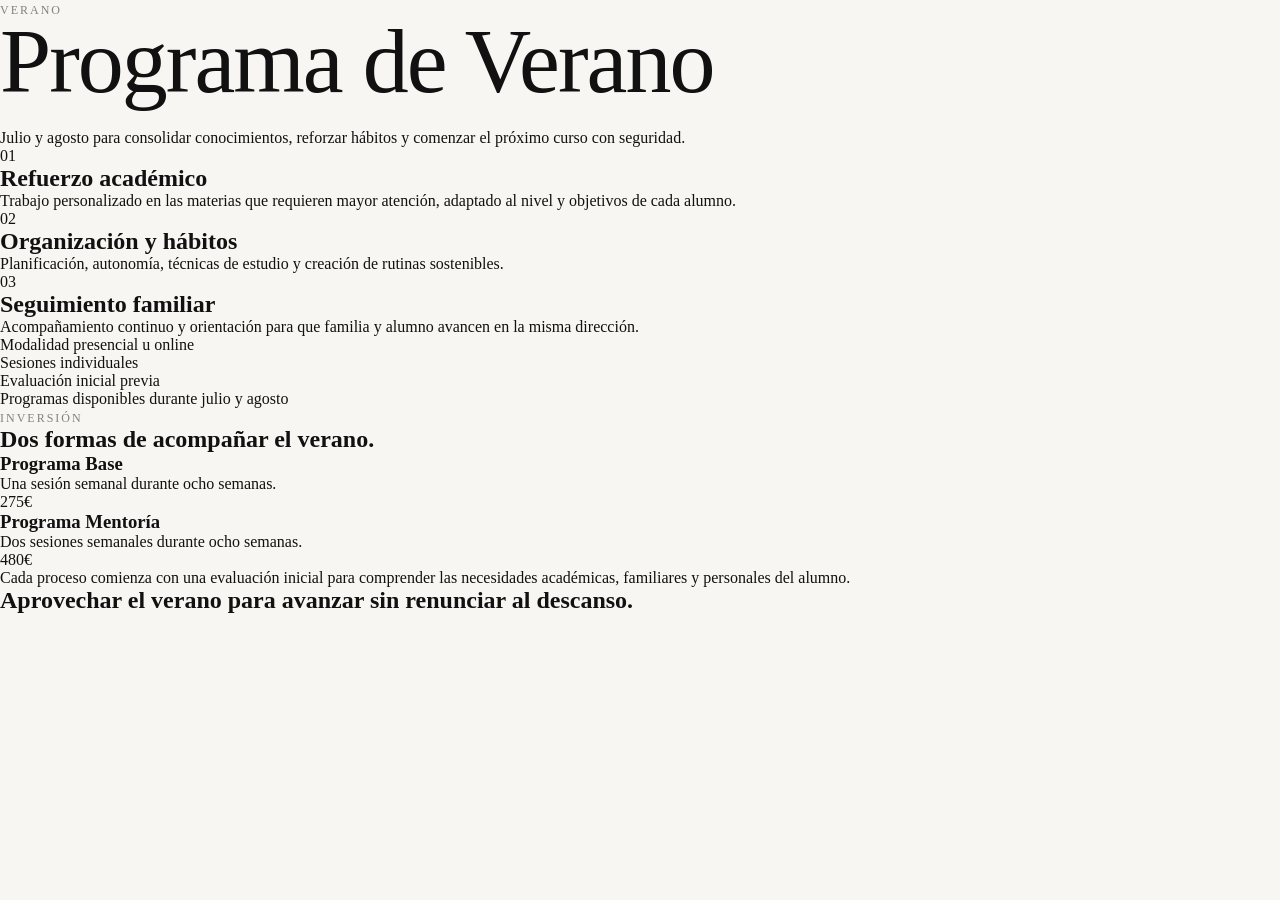
<file: summerprogram.html>
<!DOCTYPE html>
<html lang="es">

<head>
    <meta charset="UTF-8">
    <meta name="viewport" content="width=device-width, initial-scale=1.0">
    <title>Programa de Verano | Método Kiru</title>

    <link rel="stylesheet" href="style.css">
</head>

<body>

</html>
<section class="summer-hero">

    <div class="container">

        <span class="eyebrow">VERANO</span>

        <h1>Programa de Verano</h1>

        <p class="intro">
            Julio y agosto para consolidar conocimientos, reforzar hábitos y comenzar el próximo curso con seguridad.
        </p>

    </div>

</section>


<section class="summer-features">

    <div class="container">

        <div class="summer-card">

            <span class="number">01</span>

            <h2>Refuerzo académico</h2>

            <p>
                Trabajo personalizado en las materias que requieren mayor atención,
                adaptado al nivel y objetivos de cada alumno.
            </p>

        </div>

        <div class="summer-card">

            <span class="number">02</span>

            <h2>Organización y hábitos</h2>

            <p>
                Planificación, autonomía, técnicas de estudio y creación de rutinas sostenibles.
            </p>

        </div>

        <div class="summer-card">

            <span class="number">03</span>

            <h2>Seguimiento familiar</h2>

            <p>
                Acompañamiento continuo y orientación para que familia y alumno avancen en la misma dirección.
            </p>

        </div>

    </div>

</section>


<section class="summer-details">

    <div class="container">

        <div class="detail-line">
            Modalidad presencial u online
        </div>

        <div class="detail-line">
            Sesiones individuales
        </div>

        <div class="detail-line">
            Evaluación inicial previa
        </div>

        <div class="detail-line">
            Programas disponibles durante julio y agosto
        </div>

    </div>

</section>


<section class="summer-investment">

    <div class="container">

        <span class="eyebrow">INVERSIÓN</span>

        <h2>Dos formas de acompañar el verano.</h2>

        <div class="investment-grid">

            <div class="investment-item">

                <h3>Programa Base</h3>

                <p>
                    Una sesión semanal durante ocho semanas.
                </p>

                <div class="price">
                    275€
                </div>

            </div>

            <div class="investment-item">

                <h3>Programa Mentoría</h3>

                <p>
                    Dos sesiones semanales durante ocho semanas.
                </p>

                <div class="price">
                    480€
                </div>

            </div>

        </div>

    </div>

</section>


<section class="summer-closing">

    <div class="container">

        <p class="closing-text">
            Cada proceso comienza con una evaluación inicial para comprender las necesidades académicas, familiares y
            personales del alumno.
        </p>

        <h2>
            Aprovechar el verano para avanzar sin renunciar al descanso.
        </h2>

    </div>

</section>
</body>
</html>
</file>
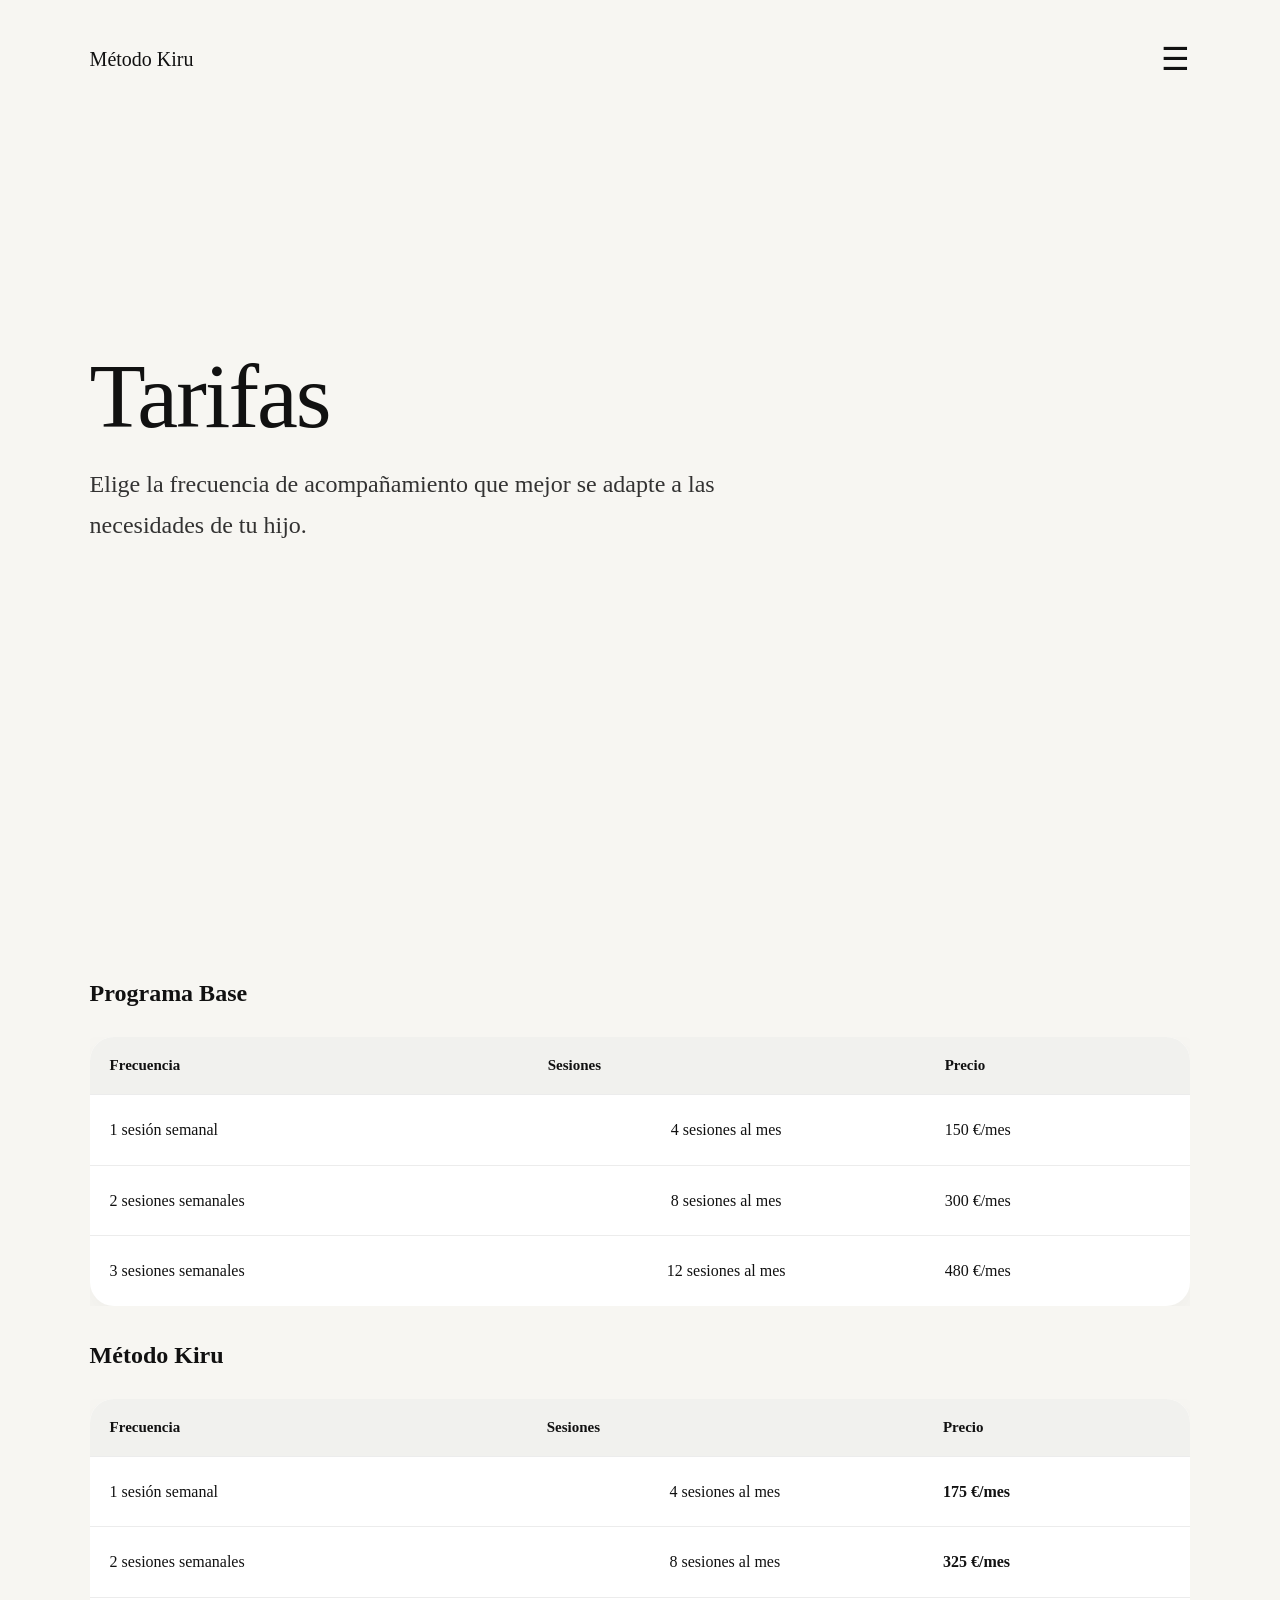
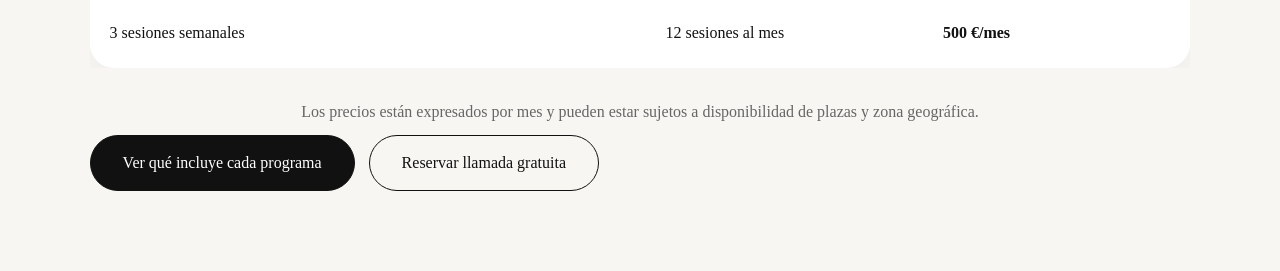
<file: tarifas.html>
<!DOCTYPE html>
<html lang="es">
<head>
  <meta charset="UTF-8">
  <meta name="viewport" content="width=device-width, initial-scale=1.0">
  <title>Tarifas | Método Kiru</title>
  <link rel="stylesheet" href="style.css">
</head>
<body>

  <!-- MENÚ -->
  <div class="menu-overlay">
    <button class="close-menu">✕</button>

    <a href="index.html">Inicio</a>
    <a href="programas.html">Programas</a>
    <a href="tarifas.html">Tarifas</a>
    <a href="accesofamilias.html">Área de Familias</a>
    <a href="conocenos.html">Conócenos</a>
    <a href="faq.html">Preguntas Frecuentes</a>

    <a href="https://calendly.com/m-sofiamunoz05/llamada-informacion" target="_blank">
      Reservar llamada
    </a>
  </div>

  <!-- HERO -->
  <header class="hero">
    <nav>
      <div class="logo">Método Kiru</div>
      <button class="menu-btn">☰</button>
    </nav>

    <div class="hero-content">
      <h1>Tarifas</h1>

      <p class="subtitle">
        Elige la frecuencia de acompañamiento que mejor se adapte a las necesidades de tu hijo.
      </p>
    </div>
  </header>

  <!-- TARIFAS -->
  <section class="programs">

    <h2>Programa Base</h2>

    <div class="table-container">
      <table class="program-table">

        <thead>
          <tr>
            <th>Frecuencia</th>
            <th>Sesiones</th>
            <th>Precio</th>
          </tr>
        </thead>

        <tbody>

          <tr>
            <td>1 sesión semanal</td>
            <td>4 sesiones al mes</td>
            <td>150 €/mes</td>
          </tr>

          <tr>
            <td>2 sesiones semanales</td>
            <td>8 sesiones al mes</td>
            <td>300 €/mes</td>
          </tr>

          <tr>
            <td>3 sesiones semanales</td>
            <td>12 sesiones al mes</td>
            <td>480 €/mes</td>
          </tr>

        </tbody>

      </table>
    </div>

    <br><br>

    <h2>Método Kiru</h2>

    <div class="table-container">
      <table class="program-table">

        <thead>
          <tr>
            <th>Frecuencia</th>
            <th>Sesiones</th>
            <th>Precio</th>
          </tr>
        </thead>

        <tbody>

          <tr>
            <td>1 sesión semanal</td>
            <td>4 sesiones al mes</td>
            <td><strong>175 €/mes</strong></td>
          </tr>

          <tr>
            <td>2 sesiones semanales</td>
            <td>8 sesiones al mes</td>
            <td><strong>325 €/mes</strong></td>
          </tr>

          <tr>
            <td>3 sesiones semanales</td>
            <td>12 sesiones al mes</td>
            <td><strong>500 €/mes</strong></td>
          </tr>

        </tbody>

      </table>
    </div>

    <div class="program-note">

      <p>
        Los precios están expresados por mes y pueden estar sujetos a disponibilidad de plazas y zona geográfica.
      </p>

    </div>

    <div class="hero-buttons">

      <a href="programas.html" class="primary">
        Ver qué incluye cada programa
      </a>

      <a href="https://calendly.com/m-sofiamunoz05/llamada-informacion"
         target="_blank"
         class="secondary">
        Reservar llamada gratuita
      </a>

    </div>

  </section>

  <script src="script.js"></script>

</body>
</html>
</file>
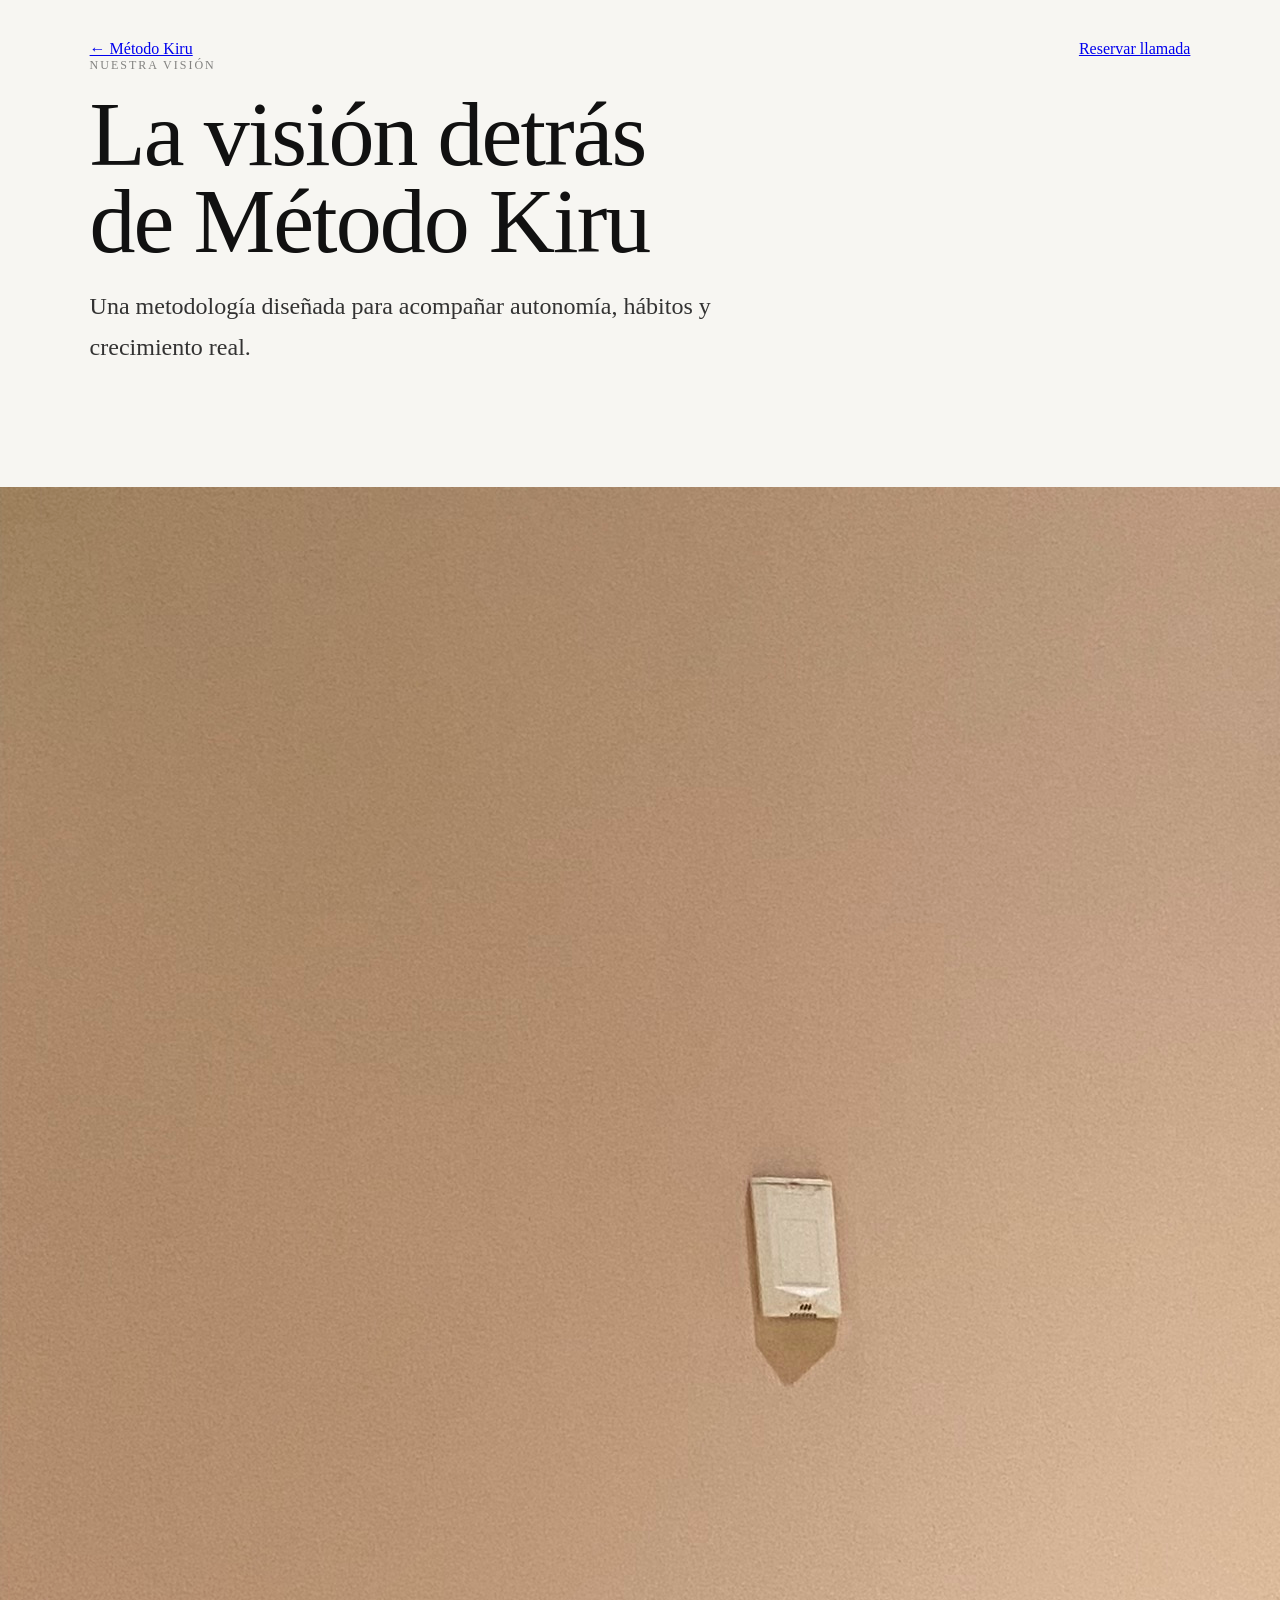
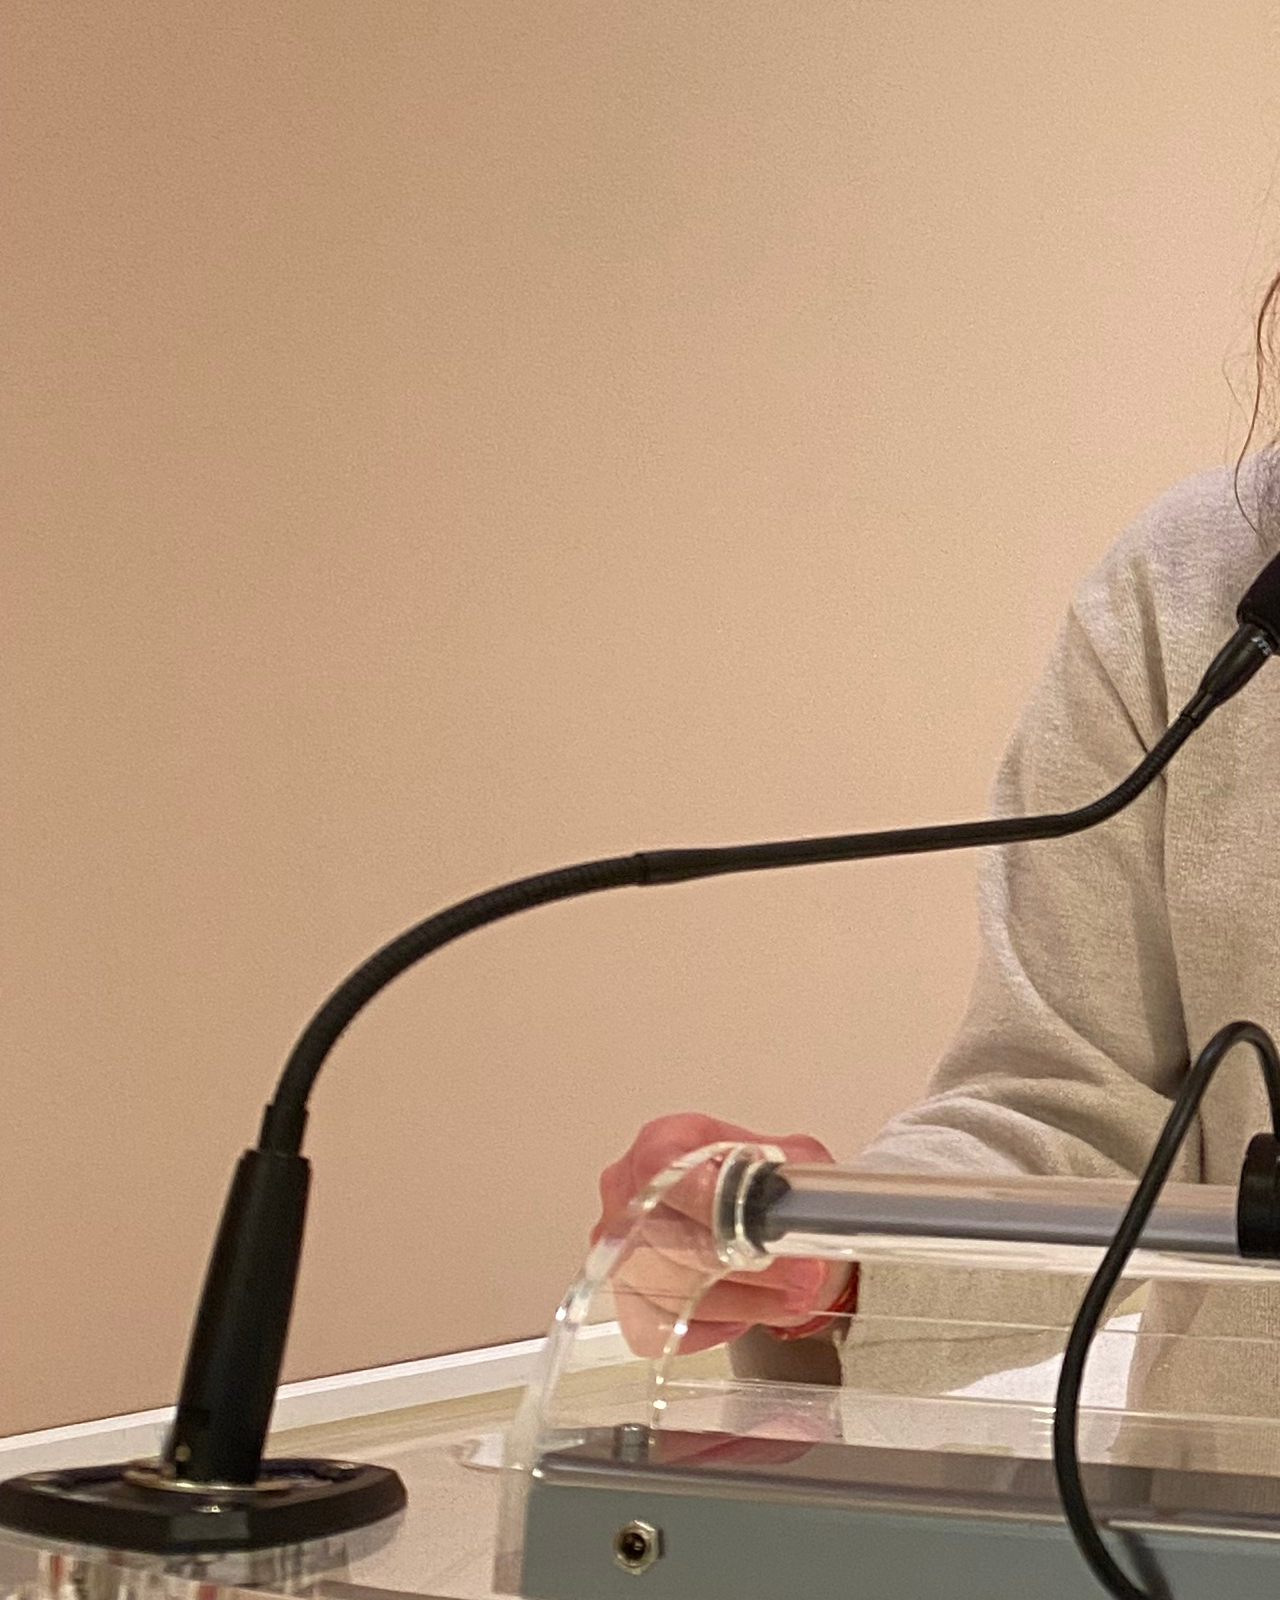
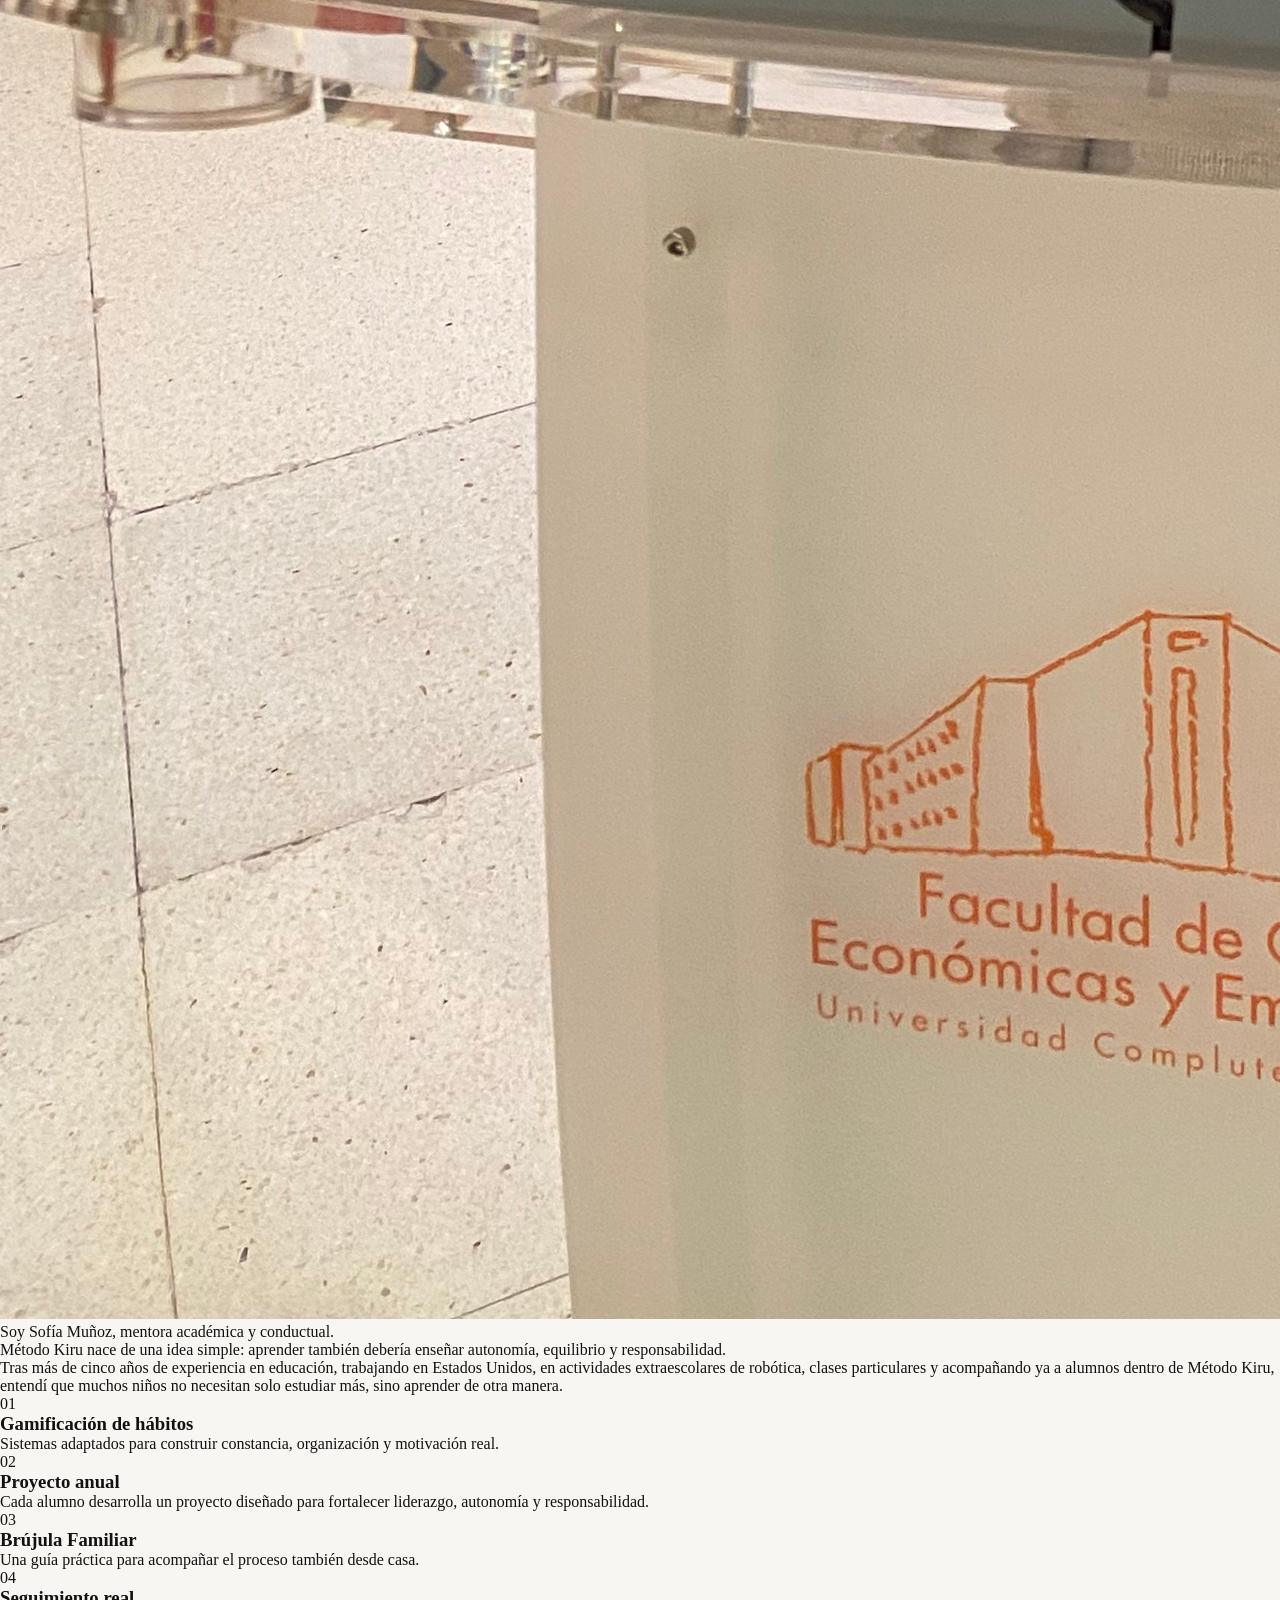
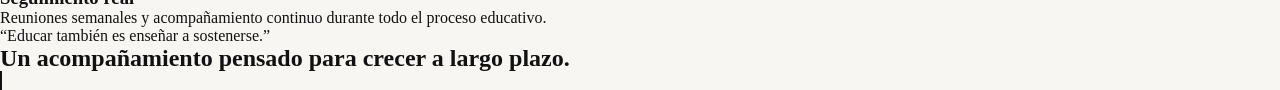
<file: vision.html>
<!DOCTYPE html>
<html lang="es">
<head>
  <meta charset="UTF-8">
  <meta name="viewport" content="width=device-width, initial-scale=1.0">
  <title>La visión detrás de Método Kiru</title>

  <link rel="stylesheet" href="style.css">
</head>
<body>

  <!-- HERO -->

  <header class="subpage-hero">

    <nav>

      <a href="index.html" class="logo-link">
        ← Método Kiru
      </a>

      <a
        href="https://calendly.com/m-sofiamunoz05/llamada-informacion"
        target="_blank"
        class="mini-btn"
      >
        Reservar llamada
      </a>

    </nav>

    <div class="subpage-content">

      <p class="eyebrow">Nuestra visión</p>

      <h1>
        La visión detrás<br>
        de Método Kiru
      </h1>

      <p class="subtitle">
        Una metodología diseñada para acompañar autonomía,
        hábitos y crecimiento real.
      </p>

    </div>

  </header>

  <!-- INTRO -->

  <section class="vision-editorial">

    <div class="editorial-image">

      <img src="assets/sofia.jpeg" alt="Sofía Muñoz">

    </div>

    <div class="editorial-content">

      <p class="vision-lead">
        Soy Sofía Muñoz, mentora académica y conductual.
      </p>

      <p>
        Método Kiru nace de una idea simple:
        aprender también debería enseñar autonomía,
        equilibrio y responsabilidad.
      </p>

      <p>
        Tras más de cinco años de experiencia en educación,
        trabajando en Estados Unidos, en actividades extraescolares
        de robótica, clases particulares y acompañando ya a alumnos
        dentro de Método Kiru, entendí que muchos niños no necesitan
        solo estudiar más, sino aprender de otra manera.
      </p>

    </div>

  </section>

  <!-- METHOD -->

  <section class="method-pillars">

    <div class="pillar">

      <p class="pillar-number">01</p>

      <h3>Gamificación de hábitos</h3>

      <p>
        Sistemas adaptados para construir constancia,
        organización y motivación real.
      </p>

    </div>

    <div class="pillar">

      <p class="pillar-number">02</p>

      <h3>Proyecto anual</h3>

      <p>
        Cada alumno desarrolla un proyecto diseñado
        para fortalecer liderazgo, autonomía y responsabilidad.
      </p>

    </div>

    <div class="pillar">

      <p class="pillar-number">03</p>

      <h3>Brújula Familiar</h3>

      <p>
        Una guía práctica para acompañar el proceso también desde casa.
      </p>

    </div>

    <div class="pillar">

      <p class="pillar-number">04</p>

      <h3>Seguimiento real</h3>

      <p>
        Reuniones semanales y acompañamiento continuo
        durante todo el proceso educativo.
      </p>

    </div>

  </section>

  <!-- QUOTE -->

  <section class="editorial-quote">

    <p>
      “Educar también es enseñar a sostenerse.”
    </p>

  </section>

  <!-- CTA -->

  <section class="vision-cta">

    <h2>
      Un acompañamiento pensado para crecer a largo plazo.
    </h2>

    <a
      href="https://calendly.com/m-sofiamunoz05/llamada-informacion"
      target="_blank"
      class="primary"
    >
    
    </a>

  </section>

  <script src="script.js"></script>

</body>
</html>
</file>
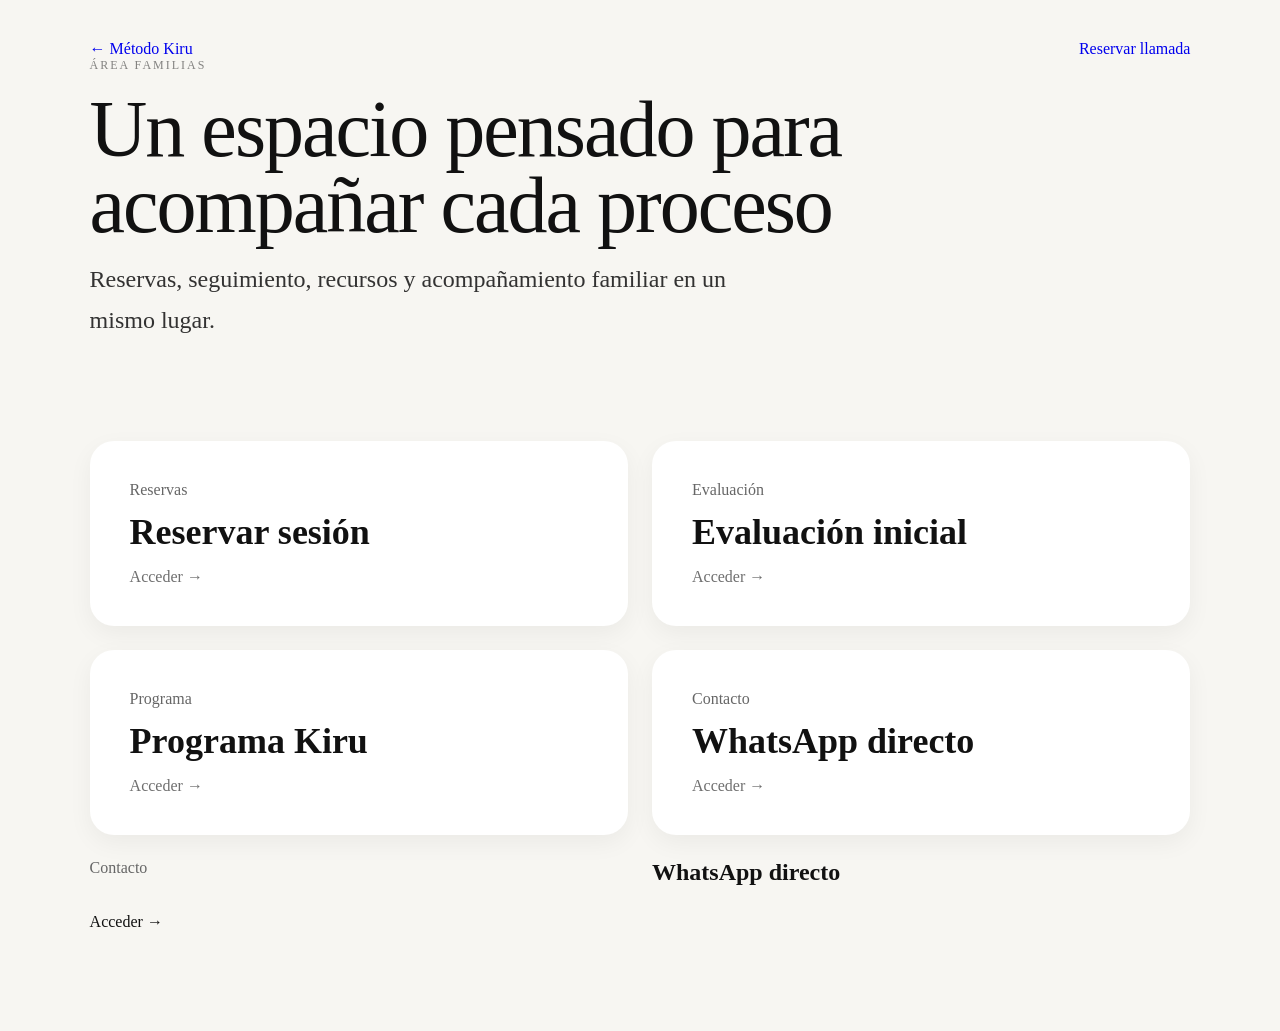
<file: MétodoKiru/accesofamilias.html>
<!DOCTYPE html>
<html lang="es">
<head>
  <meta charset="UTF-8">
  <meta name="viewport" content="width=device-width, initial-scale=1.0">
  <title>Área familias — Método Kiru</title>
  <link rel="stylesheet" href="style.css">
</head>
<body>

  <header class="subpage-hero">
    <nav>
<a href="index.html" class="logo-link">
  ← Método Kiru
</a>

      <a
        href="https://calendly.com/m-sofiamunoz05/llamada-informacion"
        target="_blank"
        class="mini-btn"
      >
        Reservar llamada
      </a>
    </nav>

    <div class="subpage-content">
      <p class="eyebrow">Área familias</p>

      <h1>
        Un espacio pensado para acompañar cada proceso
      </h1>

      <p class="subtitle">
        Reservas, seguimiento, recursos y acompañamiento familiar
        en un mismo lugar.
      </p>
    </div>
  </header>

  <section class="family-dashboard">

    <a
      href="https://calendly.com/m-sofiamunoz05/llamada-informacion"
      target="_blank"
      class="family-card"
    >
      <p class="card-label">Reservas</p>
      <h2>Reservar sesión</h2>
      <span>Acceder →</span>
    </a>

    <a
      href="https://buy.stripe.com/9B6fZiflpeo09VxauafMA00"
      target="_blank"
      class="family-card"
    >
      <p class="card-label">Evaluación</p>
      <h2>Evaluación inicial</h2>
      <span>Acceder →</span>
    </a>

    <a
      href="https://buy.stripe.com/fZu7sM0qvgw85Fh6dUfMA01"
      target="_blank"
      class="family-card"
    >
      <p class="card-label">Programa</p>
      <h2>Programa Kiru</h2>
      <span>Acceder →</span>
    </a>

  <a
  href="https://wa.me/34651382833?text=Hola%2C%20me%20gustar%C3%ADa%20informaci%C3%B3n.%20%C2%BFTe%20puedo%20llamar%3F"
  target="_blank"
  class="family-card"
>
  <p class="card-label">Contacto</p>
  <h2>WhatsApp directo</h2>
  <span>Acceder →</span>
</a>
      <p class="card-label">Contacto</p>
      <h2>WhatsApp directo</h2>
      <span>Acceder →</span>
    </a>

  </section>

  <script src="script.js"></script>
</body>
</html>
</file>
<file: MétodoKiru/style.css>
*{
  margin:0;
  padding:0;
  box-sizing:border-box;
}

body{
  background:#f7f6f2;
  color:#111;
  font-family:Georgia, serif;
  -webkit-font-smoothing:antialiased;
}

/* =========================
   NAVEGACIÓN
========================= */

nav{
  display:flex;
  justify-content:space-between;
  align-items:center;
}

.logo{
  font-size:20px;
  font-weight:400;
}

.menu-btn,
.close-menu{
  border:none;
  background:none;
  cursor:pointer;
  color:#111;
}

.menu-btn{
  font-size:32px;
}

.close-menu{
  position:absolute;
  top:40px;
  right:40px;
  font-size:32px;
}

/* =========================
   MENÚ OVERLAY
========================= */

.menu-overlay{
  position:fixed;
  inset:0;
  background:#f7f6f2;
  z-index:999;

  display:flex;
  flex-direction:column;
  justify-content:center;
  align-items:center;
  gap:24px;

  opacity:0;
  pointer-events:none;
  transition:.3s ease;
}

.menu-overlay.active{
  opacity:1;
  pointer-events:auto;
}

.menu-overlay a{
  text-decoration:none;
  color:#111;
  font-size:34px;
  transition:.2s;
}

.menu-overlay a:hover{
  opacity:.6;
}

/* =========================
   HERO
========================= */

.hero{
  min-height:100vh;
  padding:40px 7%;
  display:flex;
  flex-direction:column;
}

.hero-content{
  max-width:850px;
  margin:auto 0;
}

.eyebrow{
  text-transform:uppercase;
  letter-spacing:2px;
  font-size:12px;
  opacity:.5;
  margin-bottom:18px;
}

h1{
  font-size:92px;
  line-height:.95;
  font-weight:400;
  letter-spacing:-2px;
  margin-bottom:24px;
}

.subtitle{
  font-size:24px;
  line-height:1.7;
  max-width:700px;
  opacity:.85;
  margin-bottom:40px;
}

/* =========================
   BOTONES
========================= */

.hero-buttons{
  display:flex;
  gap:14px;
  flex-wrap:wrap;
}

.hero-buttons a{
  text-decoration:none;
  padding:18px 32px;
  border-radius:999px;
  font-size:16px;
  transition:.25s;
}

.primary{
  background:#111;
  color:white;
  border:1px solid #111;

}
.primary,
.primary:visited,
.primary:hover,
.primary:focus,
.primary:active{
  color:white !important;
}

.primary:hover{
  opacity:.9;
}

.secondary{
  color:#111;
  border:1px solid #111;
}

.secondary:hover{
  background:#111;
  color:white;
}
.secondary,
.secondary:visited{
  color:#111 !important;
}

/* =========================
   FRASE CENTRAL
========================= */

.quote{
  padding:120px 7%;
  text-align:center;
}

.quote h2{
  max-width:900px;
  margin:auto;
  font-size:64px;
  line-height:1.1;
  font-weight:400;
}

/* =========================
   TESTIMONIOS
========================= */

.testimonials{
  background:white;
  padding:120px 7%;
}

.testimonials h2{
  font-size:52px;
  font-weight:400;
  text-align:center;
  margin-bottom:60px;
}

blockquote{
  max-width:850px;
  margin:0 auto 60px;
  font-size:34px;
  line-height:1.5;
}

blockquote span{
  display:block;
  margin-top:14px;
  font-size:16px;
  opacity:.55;
}

/* =========================
   (PROGRAMAS Y TARIFAS)
========================= */

.programas-comparacion{
  max-width:1100px;
  margin:80px auto;
  padding:0 20px;

  display:grid;
  grid-template-columns:repeat(auto-fit,minmax(320px,1fr));
  gap:30px;
}

.programa-card{
  background:#f9f4ec;
  border:1px solid #e4d8c7;
  border-radius:20px;
  padding:35px;
  position:relative;

  box-shadow:0 10px 30px rgba(0,0,0,.05);
}

.programa-card.destacado{
  border:2px solid #c8a97e;
  transform:scale(1.02);
}

.etiqueta{
  position:absolute;
  top:-12px;
  right:20px;

  background:#c8a97e;
  color:white;

  padding:8px 16px;
  border-radius:999px;

  font-size:.8rem;
  font-weight:600;
}

.programa-header{
  margin-bottom:25px;
}

.programa-header h3{
  color:#3d342b;
  margin-bottom:6px;
  font-size:1.8rem;
}

.programa-header p{
  color:#8b7b68;
}

.programa-card ul{
  list-style:none;
  padding:0;
  margin:0;
}

.programa-card li{
  padding:12px 0;
  border-bottom:1px solid #e8ddd0;
  display:flex;
  align-items:center;
  gap:12px;
}

.programa-card li.si::before{
  content:"✓";
  color:#8a9a5b;
  font-weight:bold;
  font-size:1.2rem;
}

.programa-card li.no::before{
  content:"✕";
  color:#c2b5a4;
  font-weight:bold;
  font-size:1.1rem;
}

.beneficio{
  margin-top:30px;
  padding-top:20px;
  border-top:1px solid #d9ccb9;
}

.beneficio strong{
  display:block;
  margin-bottom:10px;
  color:#3d342b;
}

.beneficio p{
  color:#6b6258;
  line-height:1.6;
}

.program-note{
  text-align:center;
  margin-top:30px;
  color:#666;
  line-height:1.7;
}

.program-note p{
  margin-bottom:10px;
}
.tarifas-grid{
  max-width:1000px;
  margin:60px auto;
  padding:0 20px;

  display:grid;
  grid-template-columns:repeat(auto-fit,minmax(320px,1fr));
  gap:30px;
}

.tarifa-card{
  background:#f9f4ec;
  border:1px solid #e4d8c7;
  border-radius:20px;
  padding:35px;

  box-shadow:0 10px 30px rgba(0,0,0,.05);
  position:relative;
}

.tarifa-card.destacado{
  border:2px solid #c8a97e;
}

.tarifa-card h3{
  text-align:center;
  margin-bottom:25px;
  color:#3d342b;
  font-size:1.8rem;
}

.precio-item{
  display:flex;
  justify-content:space-between;
  align-items:center;

  padding:18px 0;

  border-bottom:1px solid #e4d8c7;
}

.precio-item:last-child{
  border-bottom:none;
}

.precio-item span{
  color:#6b6258;
}

.precio-item strong{
  font-size:1.2rem;
  color:#3d342b;
}

.etiqueta{
  position:absolute;
  top:-12px;
  right:20px;

  background:#c8a97e;
  color:white;

  padding:8px 16px;
  border-radius:999px;

  font-size:.8rem;
  font-weight:600;
}

/* =========================
   SUBPÁGINAS
========================= */

.subpage-hero{
  padding:40px 7% 80px;
}

.subpage-content{
  max-width:900px;
}

.subpage-content h1{
  margin-bottom:20px;
}

/* =========================
   FAQ
========================= */

.faq-section{
  max-width:1100px;
  margin:auto;
  padding:40px 7% 100px;
}

.faq-item{
  background:white;
  border-radius:24px;
  margin-bottom:18px;
  padding:10px 28px;
  box-shadow:0 10px 25px rgba(0,0,0,.04);
}

.faq-question{
  width:100%;
  border:none;
  background:none;
  padding:24px 0;
  cursor:pointer;
  display:flex;
  justify-content:space-between;
  align-items:center;

  font-family:Georgia, serif;
  font-size:24px;
  text-align:left;
}

.faq-answer{
  max-height:0;
  overflow:hidden;
  transition:.3s ease;
}

.faq-answer p{
  padding-bottom:24px;
  font-size:18px;
  line-height:1.8;
  opacity:.8;
}

.faq-item.active .faq-answer{
  max-height:500px;
}

/* =========================
   ÁREA FAMILIAS
========================= */

.family-dashboard{
  display:grid;
  grid-template-columns:repeat(2,1fr);
  gap:24px;
  padding:40px 7% 100px;
}

.family-card{
  background:white;
  border-radius:28px;
  padding:40px;
  text-decoration:none;
  color:#111;
  box-shadow:0 10px 25px rgba(0,0,0,.04);
  transition:.25s;
}

.family-card:hover{
  transform:translateY(-4px);
}

.family-card h2{
  font-size:36px;
  margin-bottom:15px;
}

.family-card span{
  opacity:.6;
}

/* =========================
   MÓVIL
========================= */

@media(max-width:900px){

  .hero{
    min-height:auto;
    padding:30px 6% 70px;
  }

  h1{
    font-size:54px;
    line-height:1;
    letter-spacing:-1px;
  }

  .subtitle{
    font-size:18px;
    line-height:1.7;
  }

  .hero-buttons{
    flex-direction:column;
  }

  .hero-buttons a{
    width:100%;
    text-align:center;
  }

  .quote{
    padding:70px 6%;
  }

  .quote h2{
    font-size:38px;
  }

  .testimonials{
    padding:70px 6%;
  }

  .testimonials h2{
    font-size:36px;
  }

  blockquote{
    font-size:24px;
  }

  .programs{
    padding:60px 4%;
  }

  .family-dashboard{
    grid-template-columns:1fr;
  }

  .family-card h2{
    font-size:30px;
  }

  .faq-question{
    font-size:20px;
  }

  .menu-overlay a{
    font-size:28px;
  }

  .program-table{
    min-width:750px;
  }
}
.about-hero {
  max-width: 900px;
  margin: 0 auto;
  padding: 80px 40px 120px;
}

.about-label {
  font-size: 1rem;
  color: #666;
  margin-bottom: 20px;
}

.about-hero h1 {
  font-size: clamp(3rem, 8vw, 5.5rem);
  line-height: 0.95;
  font-weight: 400;
  letter-spacing: -2px;
  margin-bottom: 60px;
}

.about-text {
  max-width: 650px;
}

.about-text p {
  font-size: 1.25rem;
  line-height: 1.8;
  color: #444;
  margin-bottom: 28px;
}
.about-card {
  max-width: 900px;
  margin: 0 auto 100px;
  padding: 50px;
  background: white;
  border-radius: 32px;
}

.card-label {
  color: #666;
  margin-bottom: 12px;
}

.about-card h2 {
  font-size: 3rem;
  line-height: 1;
  margin-bottom: 20px;
}

.about-card p {
  font-size: 1.2rem;
  color: #555;
}
.team-page{
  max-width:1100px;
  margin:0 auto;
  padding:80px 40px 120px;
}

.section-label{
  color:#777;
  margin-bottom:20px;
}

.team-page h1{
  font-size:clamp(3rem,7vw,5.5rem);
  line-height:1;
  max-width:900px;
  margin-bottom:40px;
}

.section-intro{
  max-width:700px;
  font-size:1.2rem;
  line-height:1.8;
  color:#555;
  margin-bottom:80px;
}

.teacher-card{
  display:flex;
  gap:50px;
  align-items:center;
  background:white;
  border-radius:32px;
  padding:40px;
}

.teacher-card img{
  width:220px;
  height:220px;
  border-radius:24px;
  object-fit:cover;
}

.teacher-info h2{
  font-size:2.5rem;
  margin-bottom:8px;
}

.teacher-role{
  color:#777;
  margin-bottom:24px;
}

.teacher-info ul{
  padding-left:20px;
}

.teacher-info li{
  margin-bottom:12px;
  line-height:1.7;
  color:#444;
}
a{
  text-decoration:none;
}

a:visited{
  text-decoration:none;
}

/* HERO SUBPÁGINAS */

.subpage-hero{
  padding:40px 7% 20px;
}

.subpage-content{
  max-width:900px;
}

.subpage-content h1{
  margin-bottom:16px;
}

/* PROGRAMAS */

.programs{
  max-width:1400px;
  margin:auto;
  padding:20px 7% 80px;
}

.table-container{
  overflow-x:auto;
  margin-top:20px;
}

/* TARJETAS */

.family-card{
  background:white;
  border-radius:24px;
  padding:40px;
  text-decoration:none;
  color:#111;
  box-shadow:0 8px 24px rgba(0,0,0,.05);
  transition:.25s;
}

.family-card:hover{
  transform:translateY(-3px);
}

/* TÍTULOS */

h1{
  font-size:80px;
  line-height:.95;
  font-weight:400;
  letter-spacing:-2px;
  margin-bottom:24px;
}

/* MÓVIL */

@media(max-width:900px){

  h1{
    font-size:48px;
    line-height:1;
  }

  .subpage-hero{
    padding:30px 6% 10px;
  }

  .programs{
    padding:10px 4% 60px;
  }

  .family-dashboard{
    grid-template-columns:1fr;
  }

}
</file>
<file: style.css>
*{
  margin:0;
  padding:0;
  box-sizing:border-box;
}

body{
  background:#f7f6f2;
  color:#111;
  font-family:Georgia, serif;
  -webkit-font-smoothing:antialiased;
}

/* =========================
   NAVEGACIÓN
========================= */

nav{
  display:flex;
  justify-content:space-between;
  align-items:center;
}

.logo{
  font-size:20px;
  font-weight:400;
}

.menu-btn,
.close-menu{
  border:none;
  background:none;
  cursor:pointer;
  color:#111;
}

.menu-btn{
  font-size:32px;
}

.close-menu{
  position:absolute;
  top:40px;
  right:40px;
  font-size:32px;
}

/* =========================
   MENÚ OVERLAY
========================= */

.menu-overlay{
  position:fixed;
  inset:0;
  background:#f7f6f2;
  z-index:999;

  display:flex;
  flex-direction:column;
  justify-content:center;
  align-items:center;
  gap:24px;

  opacity:0;
  pointer-events:none;
  transition:.3s ease;
}

.menu-overlay.active{
  opacity:1;
  pointer-events:auto;
}

.menu-overlay a{
  text-decoration:none;
  color:#111;
  font-size:34px;
  transition:.2s;
}

.menu-overlay a:hover{
  opacity:.6;
}

/* =========================
   HERO
========================= */

.hero{
  min-height:100vh;
  padding:40px 7%;
  display:flex;
  flex-direction:column;
}

.hero-content{
  max-width:850px;
  margin:auto 0;
}

.eyebrow{
  text-transform:uppercase;
  letter-spacing:2px;
  font-size:12px;
  opacity:.5;
  margin-bottom:18px;
}

h1{
  font-size:92px;
  line-height:.95;
  font-weight:400;
  letter-spacing:-2px;
  margin-bottom:24px;
}

.subtitle{
  font-size:24px;
  line-height:1.7;
  max-width:700px;
  opacity:.85;
  margin-bottom:40px;
}

/* =========================
   BOTONES
========================= */

.hero-buttons{
  display:flex;
  gap:14px;
  flex-wrap:wrap;
}

.hero-buttons a{
  text-decoration:none;
  padding:18px 32px;
  border-radius:999px;
  font-size:16px;
  transition:.25s;
}

.primary{
  background:#111;
  color:white;
  border:1px solid #111;
}

.primary:hover{
  opacity:.9;
}

.secondary{
  color:#111;
  border:1px solid #111;
}

.secondary:hover{
  background:#111;
  color:white;
}

/* =========================
   FRASE CENTRAL
========================= */

.quote{
  padding:120px 7%;
  text-align:center;
}

.quote h2{
  max-width:900px;
  margin:auto;
  font-size:64px;
  line-height:1.1;
  font-weight:400;
}

/* =========================
   TESTIMONIOS
========================= */

.testimonials{
  background:white;
  padding:120px 7%;
}

.testimonials h2{
  font-size:52px;
  font-weight:400;
  text-align:center;
  margin-bottom:60px;
}

blockquote{
  max-width:850px;
  margin:0 auto 60px;
  font-size:34px;
  line-height:1.5;
}

blockquote span{
  display:block;
  margin-top:14px;
  font-size:16px;
  opacity:.55;
}

/* =========================
   TABLAS (PROGRAMAS Y TARIFAS)
========================= */

.programs{
  max-width:1400px;
  margin:auto;
  padding:80px 7%;
}

.table-container{
  overflow-x:auto;
  margin-top:30px;
}

.program-table{
  width:100%;
  min-width:900px;
  border-collapse:collapse;
  background:white;
  border-radius:24px;
  overflow:hidden;
  box-shadow:0 10px 30px rgba(0,0,0,.04);
}

.program-table th{
  background:#f1f1ee;
  padding:20px;
  text-align:left;
  font-size:15px;
  font-weight:600;
}

.program-table td{
  padding:22px 20px;
  border-top:1px solid #ececec;
  vertical-align:top;
  line-height:1.6;
}

.program-table td:not(:first-child):not(:last-child){
  text-align:center;
}

.program-note{
  text-align:center;
  margin-top:30px;
  color:#666;
  line-height:1.7;
}

.program-note p{
  margin-bottom:10px;
}

/* =========================
   SUBPÁGINAS
========================= */

.subpage-hero{
  padding:40px 7% 80px;
}

.subpage-content{
  max-width:900px;
}

.subpage-content h1{
  margin-bottom:20px;
}

/* =========================
   FAQ
========================= */

.faq-section{
  max-width:1100px;
  margin:auto;
  padding:40px 7% 100px;
}

.faq-item{
  background:white;
  border-radius:24px;
  margin-bottom:18px;
  padding:10px 28px;
  box-shadow:0 10px 25px rgba(0,0,0,.04);
}

.faq-question{
  width:100%;
  border:none;
  background:none;
  padding:24px 0;
  cursor:pointer;
  display:flex;
  justify-content:space-between;
  align-items:center;

  font-family:Georgia, serif;
  font-size:24px;
  text-align:left;
}

.faq-answer{
  max-height:0;
  overflow:hidden;
  transition:.3s ease;
}

.faq-answer p{
  padding-bottom:24px;
  font-size:18px;
  line-height:1.8;
  opacity:.8;
}

.faq-item.active .faq-answer{
  max-height:500px;
}

/* =========================
   ÁREA FAMILIAS
========================= */

.family-dashboard{
  display:grid;
  grid-template-columns:repeat(2,1fr);
  gap:24px;
  padding:40px 7% 100px;
}

.family-card{
  background:white;
  border-radius:28px;
  padding:40px;
  text-decoration:none;
  color:#111;
  box-shadow:0 10px 25px rgba(0,0,0,.04);
  transition:.25s;
}

.family-card:hover{
  transform:translateY(-4px);
}

.family-card h2{
  font-size:36px;
  margin-bottom:15px;
}

.family-card span{
  opacity:.6;
}

/* =========================
   MÓVIL
========================= */

@media(max-width:900px){

  .hero{
    min-height:auto;
    padding:30px 6% 70px;
  }

  h1{
    font-size:54px;
    line-height:1;
    letter-spacing:-1px;
  }

  .subtitle{
    font-size:18px;
    line-height:1.7;
  }

  .hero-buttons{
    flex-direction:column;
  }

  .hero-buttons a{
    width:100%;
    text-align:center;
  }

  .quote{
    padding:70px 6%;
  }

  .quote h2{
    font-size:38px;
  }

  .testimonials{
    padding:70px 6%;
  }

  .testimonials h2{
    font-size:36px;
  }

  blockquote{
    font-size:24px;
  }

  .programs{
    padding:60px 4%;
  }

  .family-dashboard{
    grid-template-columns:1fr;
  }

  .family-card h2{
    font-size:30px;
  }

  .faq-question{
    font-size:20px;
  }

  .menu-overlay a{
    font-size:28px;
  }

  .program-table{
    min-width:750px;
  }
}
</file>
